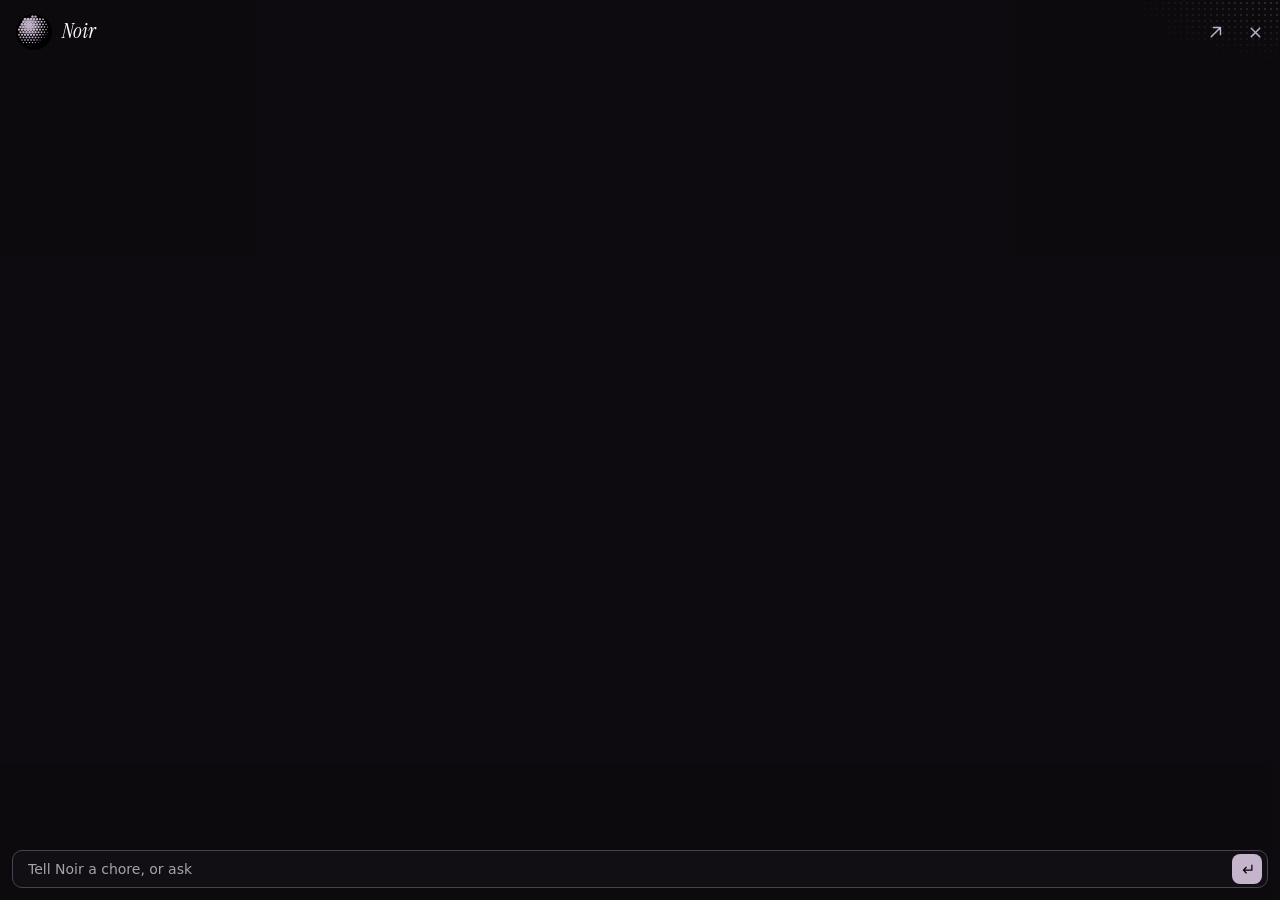
<file: concierge/ui/web/glass.html>
<!doctype html>
<html lang="en">
<head>
  <meta charset="utf-8">
  <meta name="viewport" content="width=device-width, initial-scale=1">
  <title>Noir</title>
  <link rel="stylesheet" href="glass.css">
</head>
<!-- The drawer, pulled out of the screen's right edge over the user's work. Above: any
     question waiting, then the chores the app takes care of and what it did, the way
     the Notes app lists things. Below: a line to tell it a chore or ask. Typing folds
     the list away and the conversation, the same one as the full window, takes its place. -->
<body>
  <section id="card">
    <header>
      <canvas id="mark" width="72" height="72" aria-hidden="true"></canvas>
      <div class="who">
        <div class="title">Noir</div>
        <div id="summary" class="summary"></div>
      </div>
      <button id="open" type="button" title="Open the full window" aria-label="Open the full window">
        <svg viewBox="0 0 24 24" aria-hidden="true"><path d="M9 5h10v10M19 5 6 18"/></svg>
      </button>
      <button id="hide" type="button" title="Put it back (Esc)" aria-label="Put the drawer back">
        <svg viewBox="0 0 24 24" aria-hidden="true"><path d="M6 6l12 12M18 6 6 18"/></svg>
      </button>
    </header>
    <div id="status"></div>
    <button id="back" type="button" hidden>‹ Chores</button>
    <main id="list" aria-label="Chores"></main>
    <main id="thread" aria-live="polite"></main>
    <form id="ask" autocomplete="off">
      <input id="text" placeholder="Tell Noir a chore, or ask" aria-label="Tell Noir a chore, or ask">
      <button id="send" type="submit" aria-label="Send" hidden>
        <svg viewBox="0 0 24 24" aria-hidden="true"><path d="M19 5v8H6M10 8.5 5.5 13l4.5 4.5"/></svg>
      </button>
    </form>
  </section>
  <script src="glass.js"></script>
</body>
</html>
</file>
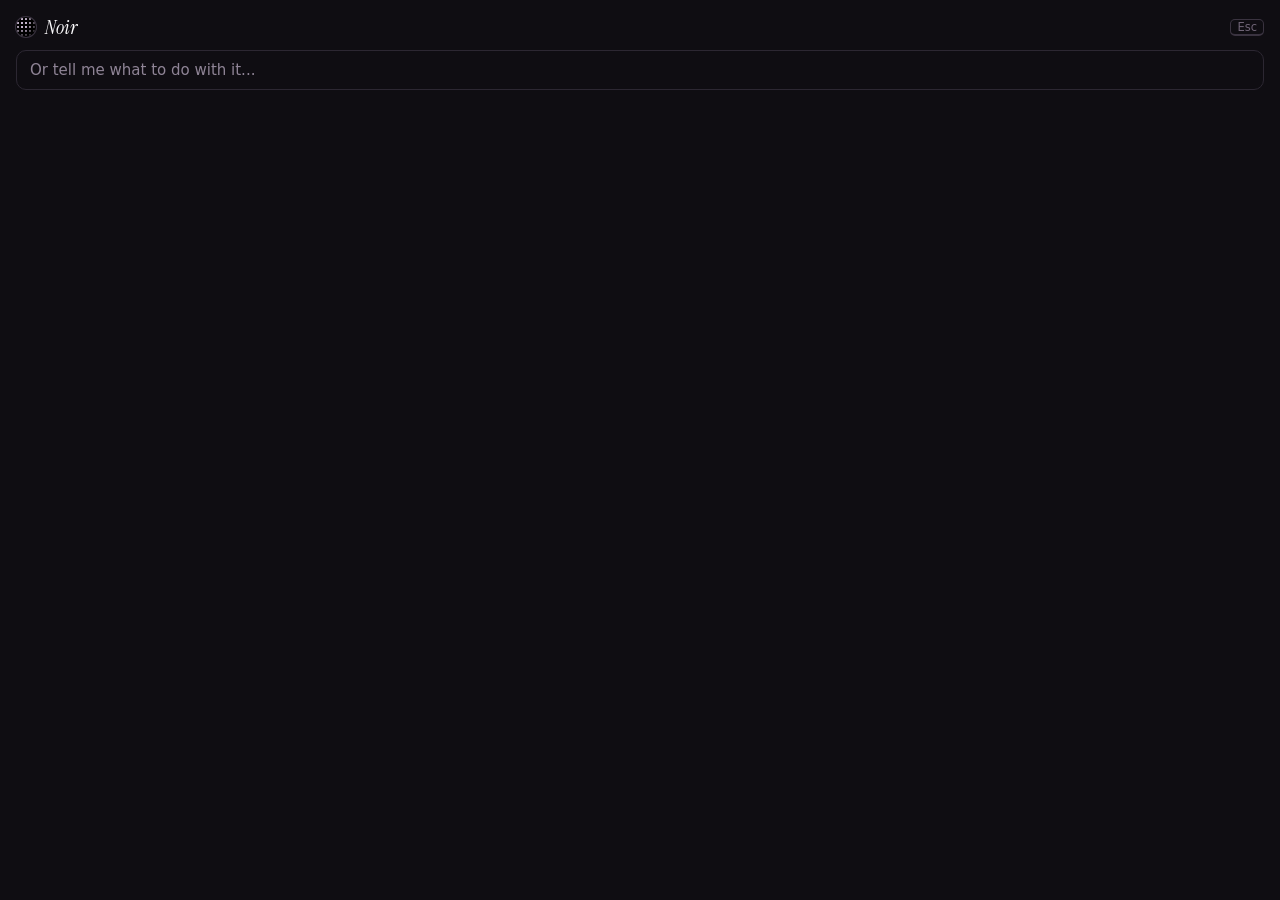
<file: concierge/ui/web/spot.html>
<!doctype html>
<html lang="en">
<head>
  <meta charset="utf-8">
  <title>Noir</title>
  <link rel="stylesheet" href="spot.css">
</head>
<!-- The Spot: a small card that opens where the user is working, when they tap
     Ctrl twice. spot.js draws it; Python reads the highlight, runs the job and
     puts the answer back (SpotBridge in window.py). -->
<body>
  <main id="card" class="card">
    <header class="top">
      <span class="mark" aria-hidden="true"></span>
      <span class="name">Noir</span>
      <span id="where" class="where"></span>
      <span class="key">Esc</span>
    </header>
    <p id="picked" class="picked" hidden></p>
    <div id="actions" class="actions"></div>
    <div id="answer" class="answer" hidden></div>
    <div id="after" class="after" hidden>
      <button id="primary" class="solid" type="button"></button>
      <button id="second" class="quiet" type="button"></button>
      <button id="third" class="quiet" type="button"></button>
      <span id="took" class="took"></span>
    </div>
    <form id="ask-form" class="ask">
      <input id="ask" autocomplete="off" placeholder="Or tell me what to do with it..." aria-label="Tell Noir what to do">
    </form>
  </main>
  <script src="spot.js"></script>
</body>
</html>
</file>
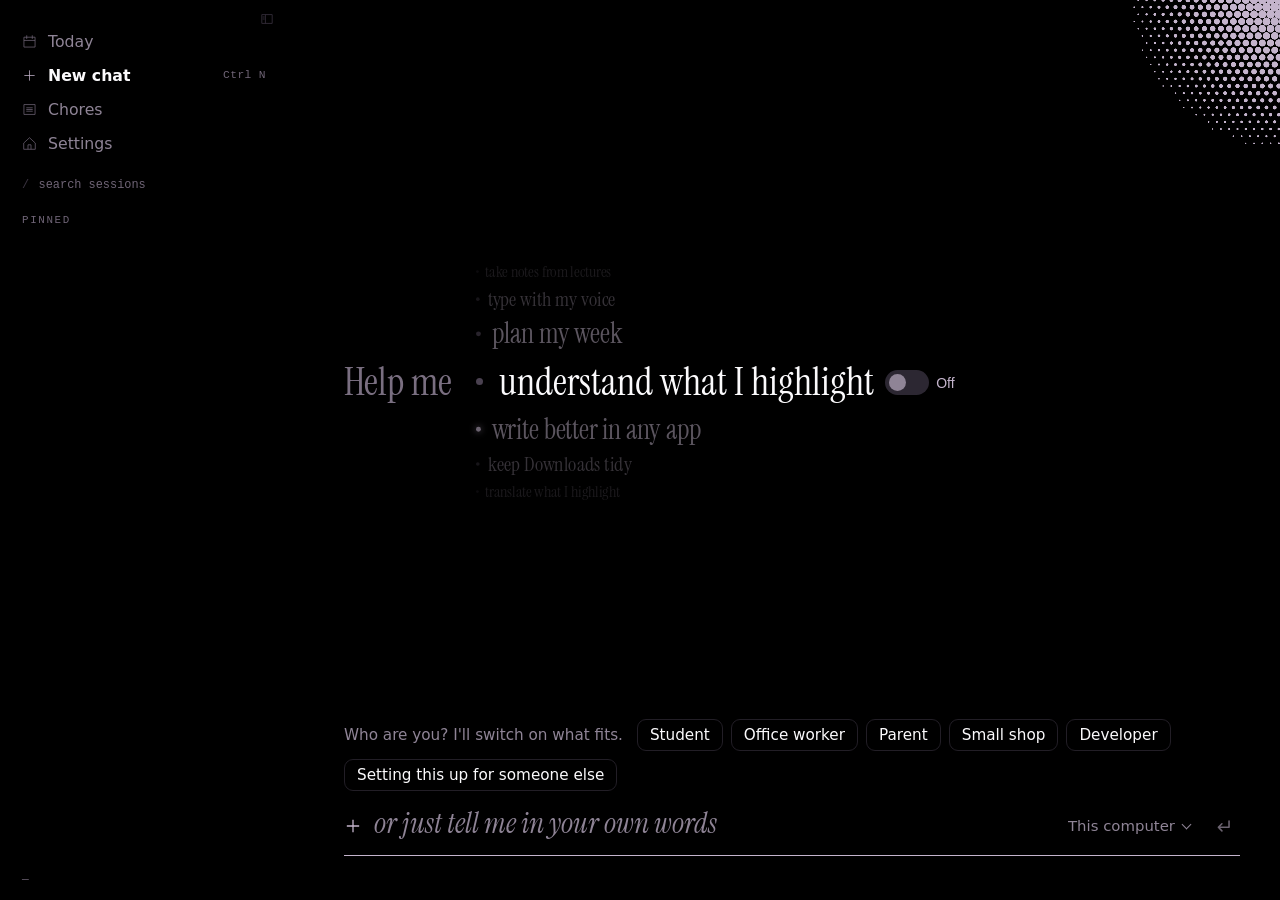
<file: concierge/ui/web/today.html>
<!doctype html>
<html lang="en">
<head>
  <meta charset="utf-8">
  <meta name="viewport" content="width=device-width, initial-scale=1">
  <title>Noir</title>
  <link rel="stylesheet" href="style.css">
  <!-- Maths and code in its answers, shipped with the app so it works offline. -->
  <link rel="stylesheet" href="vendor/katex/katex.min.css">
  <link rel="stylesheet" href="vendor/highlight/github-dark.min.css">
  <link rel="stylesheet" href="today.css">
  <script src="vendor/katex/katex.min.js"></script>
  <script src="vendor/highlight/highlight.min.js"></script>
</head>
<!-- The full window. It opens on "Help me": a rolling list of what the user can
     make an agent for, with one line to write on. Picking one turns this into a
     normal chat. The side list is a table of contents: the four places with small
     line icons, then the sessions, pinned first and the rest grouped by day. Its ids
     are the ones app.js draws into. -->
<body class="quiet" data-view="help">
  <nav class="side" aria-label="Main">
    <button id="side-toggle" class="side-toggle" type="button" data-icon="panel"
            aria-label="Open or close the side list" title="Open or close the side list"></button>
    <button class="side-item" type="button" data-view="today" data-icon="today" title="Today">
      <span class="side-word">Today</span><span id="today-count" class="count" hidden></span>
    </button>
    <button id="start" class="side-item start" type="button" data-icon="plus" title="New chat (Ctrl N)">
      <span class="side-word">New chat</span><kbd class="side-hint side-word">Ctrl N</kbd>
    </button>
    <button class="side-item" type="button" data-view="chores" data-icon="chores" title="Chores">
      <span class="side-word">Chores</span>
    </button>
    <button class="side-item" type="button" data-view="room" data-icon="room" title="Settings">
      <span class="side-word">Settings</span>
    </button>
    <button id="sessions-open" class="side-item only-rail" type="button" data-icon="chat" title="Sessions"></button>

    <div class="side-sessions">
      <label class="side-search">
        <span class="search-slash" aria-hidden="true">/</span>
        <input id="chat-search" type="search" placeholder="search sessions" aria-label="Search sessions">
      </label>
      <div id="pinned-label" class="side-label">Pinned</div>
      <ul id="pinned" class="chats"></ul>
      <div id="chats"></div>
    </div>

    <div class="side-foot">
      <div id="side-model" class="side-model side-word"></div>
    </div>
  </nav>

  <main class="stage">
    <canvas id="corner" width="1040" height="680" aria-hidden="true"></canvas>
    <button id="working" class="working" type="button" hidden></button>
    <!-- Settings: everything about the app, one tab each. Shown over those views only. -->
    <nav id="room-tabs" class="room-tabs" aria-label="Settings" hidden>
      <button type="button" data-room="about">About you</button>
      <button type="button" data-room="agents">Agents<span id="agents-on" class="count quiet-count" hidden></span></button>
      <button type="button" data-room="models">Models</button>
      <button type="button" data-room="reservations">Reservations<span id="bookings-count" class="count quiet-count" hidden></span></button>
      <button type="button" data-room="privacy">What I see</button>
      <button type="button" data-room="settings">General</button>
    </nav>

    <div class="views">
      <section id="view-setup" class="view welcome" aria-label="Setting up" hidden></section>
      <section id="view-welcome" class="view welcome" aria-label="Welcome" hidden></section>
      <section id="view-help" class="view help" aria-label="What should we make?">
        <div class="help-row">
          <div class="help-lead">Help me</div>
          <div id="wheel" class="wheel" role="listbox" aria-label="What Noir can do for you"></div>
          <aside id="demo" class="demo" aria-live="polite"></aside>
        </div>
        <div id="roles" class="roles"></div>
      </section>

      <section id="view-chat" class="view chat-view" aria-label="Chat with Noir" hidden>
        <button id="new-chat" type="button" hidden>New chat</button>
        <div id="messages" class="messages" aria-live="polite">
          <div id="empty" class="empty" hidden>Ask me anything. I'm on this computer, so it stays here.</div>
        </div>
        <div id="progress" class="progress" hidden>
          <span class="spinner" aria-hidden="true"></span>
          <span id="progress-text"></span>
        </div>
      </section>

      <section id="view-today" class="view" aria-label="Today" hidden></section>
      <section id="view-chores" class="view" aria-label="Chores" hidden></section>
      <section id="view-agents" class="view discover-page" aria-label="Agents" hidden></section>
      <section id="view-models" class="view discover-page" aria-label="Models" hidden></section>
      <section id="view-helper" class="view agent-page" aria-label="Agent" hidden></section>

      <section id="view-reservations" class="view" aria-label="Reservations" hidden>
        <h1>Reservations</h1>
        <p class="sub">Book an agent for later. It runs while Noir is open, even when it's minimized.</p>
        <form id="book" class="book">
          <label class="book-what">What
            <select id="book-what"></select>
          </label>
          <label id="book-text-row" class="book-text" hidden>What should it do?
            <input id="book-text" type="text" placeholder="Summarize today's notes" autocomplete="off">
          </label>
          <label>When
            <input id="book-when" type="datetime-local">
          </label>
          <label>Repeat
            <select id="book-repeat">
              <option value="once">Just once</option>
              <option value="daily">Every day</option>
              <option value="weekly">Every week</option>
            </select>
          </label>
          <button class="solid-button" type="submit">Reserve</button>
        </form>
        <p id="book-error" class="book-error" hidden></p>
        <h2>Booked</h2>
        <div id="book-list"></div>
      </section>

      <section id="view-privacy" class="view" aria-label="What I see" hidden></section>
      <section id="view-about" class="view" aria-label="About you" hidden></section>

      <section id="view-settings" class="view" aria-label="General" hidden>
        <h1>General</h1>
        <p id="privacy" class="sub">Everything stays on this computer.</p>
        <h2>Model</h2>
        <div id="model-line" class="plain">Checking your computer...</div>
        <div class="actions"><button id="manage-models" class="line-button" type="button">Models and keys</button>
          <button id="open-privacy" class="line-button" type="button">What I see</button></div>
        <h2>This computer</h2>
        <ul id="hardware" class="plain-list"></ul>
        <div class="actions"><button id="quit" class="line-button" type="button">Quit Noir</button></div>
        <p id="version" class="sub"></p>
      </section>
    </div>

    <form id="composer" class="composer">
      <div id="attached" class="attached" hidden></div>
      <textarea id="input" rows="1" placeholder="or just tell me in your own words" aria-label="Message Noir"></textarea>
      <div class="composer-tools">
        <button id="add" class="tool add" type="button" aria-label="Add files, folders or pictures"
                aria-expanded="false" title="Add files, folders or pictures" data-icon="plus"></button>
        <button id="model" class="tool model-pill" type="button" aria-expanded="false" title="Choose who answers">
          <span id="model-name">This computer</span>
        </button>
        <button id="usage" class="tool usage-pill" type="button" hidden aria-label="How much of your plan is used">
          <span class="usage-ring" aria-hidden="true"></span><span class="usage-words"></span>
        </button>
        <button id="think" class="think-toggle" type="button" aria-pressed="false"
                title="Shows the thinking before the answer. Takes about 10 seconds longer.">Think</button>
        <button id="send" type="submit" aria-label="Send" disabled>
          <svg viewBox="0 0 24 24" aria-hidden="true"><path d="M19 5v8H6M10 8.5 5.5 13l4.5 4.5"/></svg>
        </button>
      </div>
      <div id="add-menu" class="pop add-menu" hidden>
        <button type="button" data-add="files" data-icon="file">Files</button>
        <button type="button" data-add="folder" data-icon="folder">Folder</button>
        <button type="button" data-add="images" data-icon="picture">Pictures</button>
        <button type="button" data-add="screenshot" data-icon="screen">Screenshot</button>
      </div>
      <div id="model-menu" class="pop model-menu" hidden></div>
    </form>
  </main>

  <!-- today.js first, then the pages that draw from it; app.js last, because it may start drawing the moment it runs. -->
  <script src="today.js"></script>
  <script src="help.js"></script>
  <script src="about.js"></script>
  <script src="setup.js"></script>
  <script src="chores.js"></script>
  <script src="room.js"></script>
  <script src="discover.js"></script>
  <script src="models.js"></script>
  <script src="app.js"></script>
</body>
</html>
</file>
<file: concierge/ui/web/glass.css>
/* The drawer (glass.html): see-through, with Windows blurring the desktop behind it,
   so the page's dark is only a tint and everything on it must read over fog. */

@font-face {
  font-family: "Instrument Serif";
  src: url("fonts/InstrumentSerif-Italic.woff2") format("woff2");
  font-style: italic;
}

:root {
  --lilac: #c4b4cc;
  --white: #fbfafc;
  --mute: #a8a0ad;
  --faint: #8a8290;
  --line: rgba(255, 255, 255, 0.07);
  --panel: rgba(28, 25, 32, 0.9);
  --mono: "Cascadia Mono", "Cascadia Code", Consolas, "Courier New", monospace;
  color-scheme: dark;
  font-family: "Segoe UI Variable Text", "Segoe UI", "Malgun Gothic", system-ui, sans-serif;
  font-size: 14px;
}

* {
  box-sizing: border-box;
}

html,
body {
  height: 100%;
  margin: 0;
  overflow: hidden;
  background: rgba(13, 11, 15, 0.72);
  color: var(--white);
}

#card {
  display: flex;
  flex-direction: column;
  height: 100vh;
}

header {
  position: relative;
  display: flex;
  flex: none;
  align-items: center;
  gap: 10px;
  padding: 14px 10px 10px 16px;
}

/* A little of the app's print shading, behind the header. */
header::after {
  content: "";
  position: absolute;
  top: 0;
  right: 0;
  z-index: 0;
  width: 150px;
  height: 58px;
  background: radial-gradient(circle, #c4b4cc 0 1.1px, transparent 1.5px) 0 0 / 6px 6px;
  opacity: 0.2;
  -webkit-mask: radial-gradient(150px 62px at 100% 0, #000, #0000);
  pointer-events: none;
}

header > * {
  position: relative;
  z-index: 1;
}

#mark {
  flex: none;
  width: 36px;
  height: 36px;
  border-radius: 50%;
  background: #000;
}

.who {
  flex: 1;
  min-width: 0;
}

.title {
  font-family: "Instrument Serif", "Batang", serif;
  font-size: 21px;
  font-style: italic;
  line-height: 1.05;
}

.summary {
  margin-top: 1px;
  overflow: hidden;
  font-size: 12.5px;
  color: var(--mute);
  text-overflow: ellipsis;
  white-space: nowrap;
}

button {
  border: 0;
  background: none;
  color: var(--lilac);
  font: inherit;
  cursor: pointer;
}

button:hover {
  color: var(--white);
}

header button {
  display: grid;
  flex: none;
  place-items: center;
  width: 30px;
  height: 30px;
  border-radius: 8px;
}

header button:hover {
  background: var(--panel);
}

svg {
  width: 17px;
  height: 17px;
  fill: none;
  stroke: currentColor;
  stroke-width: 2;
  stroke-linecap: round;
  stroke-linejoin: round;
}

#status {
  flex: none;
  padding: 0 12px;
}

#back {
  flex: none;
  align-self: flex-start;
  margin: 0 8px 4px 10px;
  padding: 4px 8px;
  border-radius: 7px;
  font-size: 12.5px;
  font-weight: 600;
}

/* ----------------------------------------------------------- the list */

#list {
  flex: 1;
  min-height: 0;
  overflow-y: auto;
  padding: 2px 0 10px;
  scrollbar-color: #3a3340 transparent;
  scrollbar-width: thin;
  transition: opacity 0.28s ease, transform 0.28s ease;
}

/* Typing folds the list away: it fades and lifts, and the conversation has the room. */
body.talking #list {
  flex: none;
  height: 0;
  padding: 0;
  overflow: hidden;
  opacity: 0;
  transform: translateY(-10px);
  pointer-events: none;
}

.cap {
  padding: 14px 18px 5px;
  color: var(--faint);
  font-family: var(--mono);
  font-size: 11px;
  letter-spacing: 1px;
  text-transform: uppercase;
}

.chore,
.job {
  padding: 10px 18px 11px;
  border-bottom: 1px solid var(--line);
  animation: arrive 0.22s ease both;
}

.chore .name {
  display: flex;
  align-items: center;
  gap: 9px;
  font-size: 14.5px;
  font-weight: 600;
}

.chore .name i {
  flex: none;
  width: 8px;
  height: 8px;
  border-radius: 50%;
  background: var(--lilac);
  box-shadow: 0 0 8px var(--lilac);
}

.chore.off .name i {
  background: none;
  border: 1px solid var(--faint);
  box-shadow: none;
}

.chore.off .name {
  color: var(--mute);
}

.chore .how {
  margin-top: 3px;
  color: var(--mute);
  font-size: 12.5px;
  line-height: 1.4;
}

.chore .last,
.job .meta {
  display: flex;
  gap: 10px;
  align-items: baseline;
  margin-top: 3px;
  color: var(--mute);
  font-size: 12.5px;
}

.chore .last {
  color: var(--faint);
  font-family: var(--mono);
  font-size: 12px;
}

.job .what {
  font-size: 14px;
  font-weight: 500;
}

.job .meta .time {
  flex: none;
  color: var(--faint);
  font-family: var(--mono);
  font-size: 12px;
}

.job .meta .details {
  flex: 1;
  min-width: 0;
  overflow: hidden;
  text-overflow: ellipsis;
  white-space: nowrap;
}

.job .meta .undo {
  flex: none;
  margin-left: auto;
  font-size: 12.5px;
  font-weight: 600;
}

.nothing {
  padding: 18px;
  color: var(--faint);
  font-size: 13px;
  line-height: 1.5;
}

/* ---------------------------------------------------- the conversation */

#thread {
  position: relative;
  display: none;
  flex-direction: column;
  gap: 9px;
  padding: 2px 12px 10px;
  overflow-y: auto;
  scrollbar-color: #3a3340 transparent;
  scrollbar-width: thin;
}

body.talking #thread {
  display: flex;
  flex: 1;
  min-height: 0;
}

/* A short conversation sits down by the box, the way a chat does. */
#thread > :first-child {
  margin-top: auto;
}

.talk,
.note {
  flex: none;
  animation: arrive 0.22s ease both;
}

.you {
  align-self: flex-end;
  max-width: 84%;
  padding: 7px 12px;
  border-radius: 13px 13px 4px;
  background: var(--lilac);
  color: #000;
  line-height: 1.38;
  overflow-wrap: anywhere;
}

.reply {
  align-self: flex-start;
  max-width: 96%;
  line-height: 1.45;
  overflow-wrap: anywhere;
  white-space: pre-wrap;
}

.reply.problem {
  color: #f4b0a8;
}

.streaming::after {
  content: "";
  display: inline-block;
  width: 7px;
  height: 7px;
  margin-left: 5px;
  border-radius: 50%;
  background: var(--lilac);
  animation: breathe 1s ease-in-out infinite;
}

.from {
  font-size: 12px;
  font-weight: 600;
  color: var(--lilac);
}

.strong {
  font-weight: 600;
}

/* An agent card in the conversation: the same lines as the full window's card. */
.card-label {
  margin-top: 8px;
  font-family: var(--mono);
  font-size: 11px;
  letter-spacing: 0.06em;
  text-transform: uppercase;
  color: var(--faint);
}

.card-list {
  margin: 2px 0 0;
  padding-left: 17px;
  color: var(--mute);
}

.card-list li {
  margin: 1px 0;
}

.card-value {
  margin-top: 2px;
  color: var(--mute);
}

.typing {
  display: flex;
  align-items: center;
  gap: 9px;
  min-height: 24px;
  font-size: 12.5px;
  color: var(--mute);
}

.dots {
  display: inline-flex;
  flex: none;
  gap: 4px;
}

.dots i {
  width: 6px;
  height: 6px;
  border-radius: 50%;
  background: var(--lilac);
  animation: breathe 1.1s ease-in-out infinite;
}

.dots i:nth-child(2) {
  animation-delay: 0.16s;
}

.dots i:nth-child(3) {
  animation-delay: 0.32s;
}

.choices {
  display: flex;
  flex-wrap: wrap;
  gap: 6px;
  margin-top: 8px;
  white-space: normal;
}

.choice {
  padding: 5px 11px;
  border: 1px solid #514857;
  border-radius: 8px;
  color: var(--white);
  font-size: 13px;
  font-weight: 500;
}

.choice:hover:not(:disabled) {
  border-color: var(--lilac);
}

.choice:disabled {
  opacity: 0.45;
  cursor: default;
}

.note {
  display: flex;
  align-items: baseline;
  gap: 8px;
  font-size: 12.5px;
  color: var(--mute);
}

.note .text {
  flex: 1;
  min-width: 0;
}

.note time {
  flex: none;
  font-size: 11.5px;
}

.note button {
  flex: none;
  font-size: 12.5px;
  font-weight: 600;
}

/* What it needs answered comes first, and stands out. */
.question {
  display: flex;
  align-items: center;
  gap: 6px;
  margin-bottom: 8px;
  padding: 9px 9px 9px 13px;
  border-radius: 11px;
  background: var(--lilac);
  color: #000;
  font-weight: 600;
  animation: arrive 0.28s ease both;
}

.question span {
  margin-right: auto;
}

.question button {
  padding: 5px 12px;
  border-radius: 8px;
  color: #000;
  font-size: 13px;
  font-weight: 600;
}

.question .yes {
  background: #000;
  color: var(--white);
}

.question .yes:hover {
  background: #2a2530;
}

.question .no:hover {
  color: #3a3340;
}

.block {
  margin-bottom: 8px;
  padding: 10px 12px;
  border-radius: 11px;
  background: var(--panel);
  animation: arrive 0.28s ease both;
}

.block .what {
  font-weight: 500;
}

.dots-track {
  margin-top: 7px;
  background: radial-gradient(circle, #443c4a 0 1.1px, transparent 1.6px) 0 0 / 8px 8px;
}

.working-dots {
  height: 8px;
  background: radial-gradient(circle, #fbfafc 0 1.9px, transparent 2.4px) 0 0 / 8px 8px;
  -webkit-mask: linear-gradient(90deg, #0000 0 30%, #000 50%, #0000 70%) 0 0 / 220% 100%;
  animation: moving 2.2s linear infinite;
}

#ask {
  display: flex;
  flex: none;
  align-items: center;
  gap: 6px;
  margin: 6px 12px 12px;
  padding: 3px 5px 3px 13px;
  border: 1px solid #4a4250;
  border-radius: 10px;
  background: rgba(18, 16, 20, 0.92);
}

#ask:focus-within {
  border-color: var(--lilac);
}

#text {
  flex: 1;
  min-width: 0;
  height: 30px;
  border: 0;
  outline: 0;
  background: none;
  color: var(--white);
  font: inherit;
}

#text::placeholder {
  color: var(--mute);
}

#send {
  display: grid;
  flex: none;
  place-items: center;
  width: 30px;
  height: 30px;
  border-radius: 8px;
  background: var(--lilac);
  color: #000;
}

#send svg {
  width: 15px;
  height: 15px;
}

@keyframes arrive {
  from {
    opacity: 0;
    transform: translateY(4px);
  }

  to {
    opacity: 1;
    transform: none;
  }
}

@keyframes breathe {
  0%,
  100% {
    opacity: 0.3;
  }

  50% {
    opacity: 1;
  }
}

@keyframes moving {
  from {
    -webkit-mask-position: 120% 0;
  }

  to {
    -webkit-mask-position: -20% 0;
  }
}
</file>
<file: concierge/ui/web/spot.css>
/* The Spot (spot.html): the same black, lilac and print dots as the rest of it. */

@font-face {
  font-family: "Instrument Serif";
  src: url("fonts/InstrumentSerif-Italic.woff2") format("woff2");
  font-style: italic;
}

:root {
  --text: #fbfafc;
  --muted: #8f8496;
  --faint: #6f6476;
  --accent: #c4b4cc;
  --line: #2c2732;
  color-scheme: dark;
  font-family: "Segoe UI Variable Text", "Segoe UI", "Malgun Gothic", system-ui, sans-serif;
  font-size: 15px;
}

* {
  box-sizing: border-box;
}

html,
body {
  margin: 0;
  overflow: hidden;
  background: #0f0d12;
  color: var(--text);
}

[hidden] {
  display: none !important;
}

button {
  font: inherit;
  cursor: pointer;
}

.card {
  padding: 14px 16px 14px;
}

.top {
  display: flex;
  align-items: center;
  gap: 9px;
  margin-bottom: 10px;
}

.mark {
  width: 20px;
  height: 20px;
  border-radius: 50%;
  background:
    radial-gradient(circle at 36% 32%, transparent 0 22%, rgba(0, 0, 0, 0.9) 78%),
    radial-gradient(circle, #c4b4cc 0 1px, transparent 1.3px) 0 0 / 4px 4px,
    #000;
  box-shadow: 0 0 0 1px #3a3340;
}

.name {
  font-family: "Instrument Serif", serif;
  font-size: 20px;
  font-style: italic;
}

.where {
  flex: 1;
  min-width: 0;
  overflow: hidden;
  color: var(--faint);
  font-size: 12.5px;
  text-overflow: ellipsis;
  white-space: nowrap;
}

.key {
  padding: 0 6px;
  border: 1px solid #3a3340;
  border-bottom-width: 2px;
  border-radius: 5px;
  color: var(--faint);
  font-size: 11.5px;
}

.picked {
  display: -webkit-box;
  margin: 0 0 10px;
  overflow: hidden;
  color: var(--muted);
  font-size: 13.5px;
  line-height: 1.45;
  -webkit-box-orient: vertical;
  -webkit-line-clamp: 2;
}

.actions {
  display: flex;
  flex-wrap: wrap;
  gap: 7px;
  margin-bottom: 12px;
}

.actions:empty {
  display: none;
}

.chip {
  height: 32px;
  padding: 0 12px;
  border: 1px solid var(--line);
  border-radius: 9px;
  background: none;
  color: var(--text);
  font-size: 14px;
  font-weight: 500;
}

.chip:hover,
.chip:focus-visible {
  border-color: var(--accent);
  outline: none;
}

.chip.now {
  border-color: var(--accent);
  background: var(--accent);
  color: #000;
}

.chip:disabled {
  cursor: default;
  opacity: 0.55;
}

.chip.now:disabled {
  opacity: 1;
}

.answer {
  max-height: 260px;
  margin-bottom: 10px;
  padding: 12px 14px;
  overflow-y: auto;
  border-radius: 10px;
  background: #18151c;
  font-size: 15px;
  line-height: 1.55;
  white-space: pre-wrap;
  scrollbar-color: #3a3340 transparent;
  scrollbar-width: thin;
}

.answer.working {
  color: var(--muted);
}

.answer.failed {
  color: #f4b0a8;
}

.after {
  display: flex;
  align-items: center;
  gap: 16px;
  margin-bottom: 12px;
}

.solid {
  height: 34px;
  padding: 0 15px;
  border: 0;
  border-radius: 9px;
  background: var(--accent);
  color: #000;
  font-weight: 600;
}

.solid:focus-visible {
  outline: 2px solid #fbfafc;
  outline-offset: 1px;
}

.quiet {
  padding: 0;
  border: 0;
  background: none;
  color: var(--accent);
  font-weight: 500;
}

.quiet:hover {
  color: var(--text);
}

.took {
  margin-left: auto;
  color: var(--faint);
  font-size: 12.5px;
}

.ask input {
  width: 100%;
  height: 40px;
  padding: 0 13px;
  border: 1px solid var(--line);
  border-radius: 10px;
  outline: none;
  background: none;
  color: var(--text);
  font: inherit;
}

.ask input:focus {
  border-color: #4a4150;
}

.ask input::placeholder {
  color: var(--muted);
}
</file>
<file: concierge/ui/web/style.css>
:root {
  --bg: #f7f7f5;
  --panel: #ffffff;
  --sidebar: #efeee9;
  --text: #1f1f1d;
  --muted: #6b6a65;
  --border: #e0ded7;
  --accent: #6b57d1;
  --accent-hover: #5a47bd;
  --accent-text: #ffffff;
  --accent-soft: #ece8fb;
  --error-bg: #fdecea;
  --error-text: #9f2a20;
  --note-bg: #fff4d6;
  --note-text: #6f5200;
  --shadow: 0 1px 2px rgba(0, 0, 0, 0.06);
  color-scheme: light;
  font-family: "Segoe UI", system-ui, -apple-system, sans-serif;
  font-size: 15px;
}

/* Follows the Windows light or dark setting. */
@media (prefers-color-scheme: dark) {
  :root {
    --bg: #1c1c1e;
    --panel: #2a2a2d;
    --sidebar: #161618;
    --text: #ececea;
    --muted: #a09f9a;
    --border: #3a3a3e;
    --accent: #8f7ff0;
    --accent-hover: #a194f4;
    --accent-text: #15121f;
    --accent-soft: #2f2a47;
    --error-bg: #3d2220;
    --error-text: #f2b3ab;
    --note-bg: #3a3220;
    --note-text: #f0d48c;
    --shadow: none;
    color-scheme: dark;
  }
}

* {
  box-sizing: border-box;
}

html,
body {
  height: 100%;
  margin: 0;
}

body {
  display: grid;
  grid-template-columns: 240px 1fr;
  /* One row exactly as tall as the window, so the messages scroll inside it. */
  grid-template-rows: minmax(0, 1fr);
  background: var(--bg);
  color: var(--text);
  overflow: hidden;
}

button {
  font: inherit;
  cursor: pointer;
}

button:disabled {
  cursor: default;
  opacity: 0.5;
}

/* ------------------------------------------------------------ sidebar */

.sidebar {
  display: flex;
  flex-direction: column;
  gap: 8px;
  padding: 20px 14px;
  background: var(--sidebar);
  border-right: 1px solid var(--border);
  min-height: 0;
}

.brand {
  display: flex;
  align-items: center;
  gap: 10px;
  padding: 0 6px 12px;
}

.avatar {
  display: grid;
  place-items: center;
  width: 36px;
  height: 36px;
  border-radius: 50%;
  background: var(--accent);
  color: var(--accent-text);
  font-weight: 600;
}

.brand-name {
  font-weight: 600;
}

.brand-sub {
  color: var(--muted);
  font-size: 12px;
}

.sidebar-button {
  padding: 9px 12px;
  border: 1px solid var(--border);
  border-radius: 8px;
  background: var(--panel);
  color: var(--text);
  text-align: left;
  box-shadow: var(--shadow);
}

.sidebar-button:hover:not(:disabled) {
  border-color: var(--accent);
}

.sidebar-heading {
  margin: 16px 6px 2px;
  color: var(--muted);
  font-size: 12px;
  font-weight: 600;
  text-transform: uppercase;
  letter-spacing: 0.04em;
}

.chats,
.agents {
  margin: 0;
  padding: 0;
  list-style: none;
  overflow-y: auto;
}

/* Chats take the free space; agents keep a share of it below. */
.chats {
  flex: 1;
  min-height: 60px;
}

.agents {
  flex: 0 1 auto;
  max-height: 32%;
}

.chats li,
.agents li {
  display: flex;
  align-items: center;
  gap: 2px;
  border-radius: 6px;
}

.chats li.muted,
.agents li.muted {
  padding: 7px 6px;
}

.item-main {
  flex: 1;
  min-width: 0;
  padding: 7px 6px;
  border: 0;
  border-radius: 6px;
  background: none;
  color: var(--text);
  font: inherit;
  text-align: left;
  overflow: hidden;
  text-overflow: ellipsis;
  white-space: nowrap;
}

.item-main:hover:not(:disabled) {
  background: var(--accent-soft);
}

.chats li.current .item-main {
  background: var(--accent-soft);
  font-weight: 600;
}

.agent .item-main::before {
  content: "●";
  margin-right: 8px;
  color: var(--accent);
  font-size: 9px;
  vertical-align: middle;
}

/* On/off pill for agents that work outside the chat while switched on. */
.item-main:has(.switch) {
  display: flex;
  align-items: center;
  gap: 8px;
}

.item-name {
  flex: 1;
  min-width: 0;
  overflow: hidden;
  text-overflow: ellipsis;
}

.switch {
  flex: none;
  padding: 0 8px;
  border-radius: 999px;
  font-size: 11px;
  font-weight: 600;
  line-height: 18px;
}

.switch.on {
  background: var(--accent);
  color: var(--accent-text);
}

.switch.off {
  border: 1px solid var(--border);
  color: var(--muted);
}

/* Shown on hover so the lists stay calm; always reachable by keyboard. */
.item-delete {
  flex: none;
  padding: 4px 8px;
  border: 0;
  border-radius: 6px;
  background: none;
  color: var(--muted);
  font: inherit;
  font-size: 13px;
  opacity: 0;
}

li:hover .item-delete,
.item-delete:focus-visible,
.item-delete.confirm {
  opacity: 1;
}

.item-delete:hover:not(:disabled),
.item-delete.confirm {
  color: var(--error-text);
  background: var(--error-bg);
}

.muted {
  color: var(--muted);
}

.sidebar-link {
  padding: 8px 6px;
  border: 0;
  background: none;
  color: var(--muted);
  text-align: left;
}

.sidebar-link:hover {
  color: var(--text);
}

/* --------------------------------------------------------------- chat */

.chat {
  display: flex;
  flex-direction: column;
  min-width: 0;
  min-height: 0;
}

.chat-header {
  padding: 16px 24px 12px;
  border-bottom: 1px solid var(--border);
}

.chat-title {
  font-weight: 600;
}

.chat-sub {
  color: var(--muted);
  font-size: 13px;
}

.note {
  margin-top: 8px;
  padding: 6px 10px;
  border-radius: 6px;
  background: var(--note-bg);
  color: var(--note-text);
  font-size: 13px;
}

.messages {
  flex: 1;
  display: flex;
  flex-direction: column;
  gap: 10px;
  padding: 20px 24px;
  overflow-y: auto;
}

.empty {
  margin: auto;
  color: var(--muted);
  text-align: center;
}

.empty-title {
  margin-bottom: 4px;
  color: var(--text);
  font-size: 18px;
  font-weight: 600;
}

.row {
  display: flex;
  flex-direction: column;
  max-width: 78%;
}

.row.user {
  align-self: flex-end;
  align-items: flex-end;
}

.row.noir,
.row.error {
  align-self: flex-start;
  align-items: flex-start;
}

.bubble {
  padding: 9px 13px;
  border-radius: 14px;
  line-height: 1.45;
  white-space: pre-wrap;
  overflow-wrap: anywhere;
}

.bubble.user {
  border-bottom-right-radius: 4px;
  background: var(--accent);
  color: var(--accent-text);
}

.bubble.noir {
  border: 1px solid var(--border);
  border-bottom-left-radius: 4px;
  background: var(--panel);
  box-shadow: var(--shadow);
}

.bubble.error {
  border-bottom-left-radius: 4px;
  background: var(--error-bg);
  color: var(--error-text);
}

/* The "..." Noir shows while it starts its reply. */
.typing {
  display: flex;
  gap: 4px;
  padding: 13px 14px;
}

.typing span {
  width: 6px;
  height: 6px;
  border-radius: 50%;
  background: var(--muted);
  animation: blink 1.2s infinite ease-in-out;
}

.typing span:nth-child(2) {
  animation-delay: 0.2s;
}

.typing span:nth-child(3) {
  animation-delay: 0.4s;
}

@keyframes blink {
  0%, 80%, 100% {
    opacity: 0.25;
  }
  40% {
    opacity: 1;
  }
}

.choices {
  display: flex;
  flex-wrap: wrap;
  gap: 6px;
  margin-top: 8px;
}

.choice {
  padding: 6px 12px;
  border: 1px solid var(--accent);
  border-radius: 999px;
  background: var(--panel);
  color: var(--accent);
}

.choice:hover:not(:disabled) {
  background: var(--accent-soft);
}

.choice.picked {
  background: var(--accent);
  color: var(--accent-text);
  opacity: 1;
}

/* An agent Noir proposes, before the user creates it. */
.card {
  min-width: 300px;
  padding: 14px 16px;
  border: 1px solid var(--border);
  border-radius: 12px;
  background: var(--panel);
  box-shadow: var(--shadow);
}

.card-name {
  font-size: 16px;
  font-weight: 600;
}

.card-kind {
  margin-bottom: 6px;
  color: var(--muted);
  font-size: 13px;
}

.card-label {
  margin-top: 10px;
  color: var(--muted);
  font-size: 12px;
  font-weight: 600;
  text-transform: uppercase;
  letter-spacing: 0.04em;
}

.card-list {
  margin: 2px 0 0;
  padding-left: 18px;
}

.card-value {
  margin-top: 2px;
}

/* Noir's answer to "could you make a helper that...?". */
.idea-steps {
  display: grid;
  gap: 6px;
  margin: 6px 0 0;
  padding: 0;
  list-style: none;
}

.idea-step {
  display: flex;
  align-items: baseline;
  gap: 8px;
}

.idea-status {
  flex: none;
  min-width: 92px;
  padding: 1px 8px;
  border-radius: 999px;
  font-size: 12px;
  text-align: center;
}

.idea-status.ready {
  background: var(--accent-soft);
  color: var(--accent);
}

.idea-status.not_built {
  background: var(--note-bg);
  color: var(--note-text);
}

.idea-status.not_possible {
  background: var(--error-bg);
  color: var(--error-text);
}

.idea-status.unclear {
  border: 1px solid var(--border);
  color: var(--muted);
}

.idea-note {
  display: block;
  color: var(--muted);
  font-size: 12px;
}

.idea-verdict {
  margin-top: 10px;
  font-weight: 600;
}

/* An agent's answer, with where it found it underneath. */
.result {
  padding: 12px 14px;
  border-left: 3px solid var(--accent);
  border-radius: 6px;
  background: var(--accent-soft);
}

.result-agent {
  margin-bottom: 4px;
  color: var(--accent);
  font-size: 12px;
  font-weight: 600;
}

.result-text {
  line-height: 1.45;
  white-space: pre-wrap;
}

.sources {
  margin: 8px 0 0;
  padding-left: 18px;
  color: var(--muted);
  font-size: 12px;
}

/* ------------------------------------------------------------ bottom */

.progress {
  display: flex;
  align-items: center;
  gap: 8px;
  padding: 0 24px 8px;
  color: var(--muted);
  font-size: 13px;
}

.progress[hidden] {
  display: none;
}

.spinner {
  width: 12px;
  height: 12px;
  border: 2px solid var(--border);
  border-top-color: var(--accent);
  border-radius: 50%;
  animation: spin 0.8s linear infinite;
}

@keyframes spin {
  to {
    transform: rotate(360deg);
  }
}

.composer {
  display: flex;
  gap: 8px;
  margin: 0 24px;
  padding: 8px;
  border: 1px solid var(--border);
  border-radius: 12px;
  background: var(--panel);
  box-shadow: var(--shadow);
}

.composer:focus-within {
  border-color: var(--accent);
}

.composer textarea {
  flex: 1;
  padding: 6px 8px;
  border: 0;
  outline: none;
  background: none;
  color: var(--text);
  font: inherit;
  line-height: 1.4;
  resize: none;
}

.composer button {
  align-self: flex-end;
  padding: 7px 16px;
  border: 0;
  border-radius: 8px;
  background: var(--accent);
  color: var(--accent-text);
  font-weight: 600;
}

.composer button:hover:not(:disabled) {
  background: var(--accent-hover);
}

/* The Think button: a quiet toggle next to Send. */
.composer button.think-toggle {
  border: 1px solid var(--border);
  background: none;
  color: var(--muted);
  font-weight: 500;
}

.composer button.think-toggle:hover:not(:disabled) {
  background: var(--accent-soft);
}

.composer button.think-toggle.on {
  border-color: var(--accent);
  background: var(--accent-soft);
  color: var(--accent);
}

/* Noir's thinking: faded, italic "fog" above its answer. */
.thinking {
  max-width: 640px;
  color: var(--muted);
  font-size: 13px;
}

.thinking-header {
  padding: 2px 0;
  border: 0;
  background: none;
  color: var(--muted);
  font: inherit;
  font-style: italic;
  cursor: pointer;
}

.thinking-header::before {
  content: "▸ ";
}

.thinking.open .thinking-header::before {
  content: "▾ ";
}

.thinking.live .thinking-header::after {
  content: "...";
  animation: thinking-dots 1.2s steps(4) infinite;
  display: inline-block;
  overflow: hidden;
  vertical-align: bottom;
  width: 0;
}

@keyframes thinking-dots {
  to {
    width: 1.2em;
  }
}

.thinking-body {
  display: none;
  margin-top: 4px;
  padding-left: 10px;
  border-left: 2px solid var(--border);
  font-style: italic;
  line-height: 1.5;
  white-space: pre-wrap;
  max-height: 22em;
  overflow-y: auto;
}

.thinking.open .thinking-body {
  display: block;
}

/* While it streams, older lines fade into fog at the top. */
.thinking.live .thinking-body {
  max-height: 9em;
  scrollbar-width: none;
  -webkit-mask-image: linear-gradient(to bottom, transparent 0, black 3em);
  mask-image: linear-gradient(to bottom, transparent 0, black 3em);
}

.thinking-step::before {
  content: "· ";
}

.hint {
  margin: 6px 24px 14px;
  color: var(--muted);
  font-size: 12px;
}

/* ------------------------------------------------------------- about */

.about {
  width: min(520px, 90vw);
  padding: 20px 24px;
  border: 1px solid var(--border);
  border-radius: 12px;
  background: var(--panel);
  color: var(--text);
}

.about::backdrop {
  background: rgba(0, 0, 0, 0.35);
}

.about h2 {
  margin: 0 0 10px;
  font-size: 17px;
}

.about ul {
  margin: 0 0 14px;
  padding-left: 18px;
  line-height: 1.6;
}

.about dl {
  display: grid;
  grid-template-columns: max-content 1fr;
  gap: 4px 14px;
  margin: 0 0 16px;
}

.about dt {
  color: var(--muted);
}

.about dd {
  margin: 0;
}

.about form {
  text-align: right;
}

.about button {
  padding: 7px 16px;
  border: 0;
  border-radius: 8px;
  background: var(--accent);
  color: var(--accent-text);
}

/* ------------------------------------------------------------- panel */

/* The compact chat that opens from the bubble (panel.html): a tall,
   phone-shaped window. Windows 11 rounds its corners and adds the shadow
   (see _shape in window.py), so the page just fills it. */
body.panel {
  display: block;
}

.panel-shell {
  position: absolute;
  inset: 0;
  display: flex;
  flex-direction: column;
  overflow: hidden;
  background: var(--bg);
}

.panel-header {
  display: flex;
  align-items: center;
  gap: 10px;
  padding: 10px 8px 10px 12px;
  border-bottom: 1px solid var(--border);
  background: var(--panel);
}

.panel .avatar {
  flex: none;
  width: 34px;
  height: 34px;
  font-size: 12px;
}

.panel-title {
  flex: 1;
  min-width: 0;
}

.panel-title .chat-sub {
  overflow: hidden;
  font-size: 12px;
  text-overflow: ellipsis;
  white-space: nowrap;
}

.icon-button {
  display: grid;
  flex: none;
  place-items: center;
  width: 30px;
  height: 30px;
  padding: 0;
  border: 0;
  border-radius: 8px;
  background: none;
  color: var(--muted);
}

.icon-button:hover:not(:disabled) {
  background: var(--accent-soft);
  color: var(--text);
}

.icon-button svg {
  width: 16px;
  height: 16px;
  fill: none;
  stroke: currentColor;
  stroke-width: 1.6;
  stroke-linecap: round;
  stroke-linejoin: round;
}

.panel .messages {
  gap: 8px;
  padding: 14px 12px;
}

.panel .row {
  max-width: 86%;
}

.panel .card {
  min-width: 0;
}

.panel .progress {
  padding: 0 14px 6px;
}

.panel .composer {
  margin: 0 10px 10px;
}
</file>
<file: concierge/ui/web/today.css>
/* The full window (today.html). style.css still draws the chat, and this file
   sets the app's black, lilac and white over its variables, so the chat matches. */

@font-face {
  font-family: "Instrument Serif";
  src: url("fonts/InstrumentSerif-Regular.woff2") format("woff2");
  font-style: normal;
}

@font-face {
  font-family: "Instrument Serif";
  src: url("fonts/InstrumentSerif-Italic.woff2") format("woff2");
  font-style: italic;
}

:root {
  --bg: #000000;
  --panel: #121014;
  --sidebar: #000000;
  --side: 288px;
  --column: 820px; /* how wide the chat gets, so the two sides of it stay close */
  --page: 900px;
  --raised: #1c1920;
  --text: #fbfafc;
  --muted: #8f8496;
  --faint: #6f6476;
  --border: #221e26;
  --accent: #c4b4cc;
  --accent-hover: #d6c9dd;
  --accent-text: #000000;
  --accent-soft: #1c1920;
  --error-bg: #2a1518;
  --error-text: #f4b0a8;
  --note-bg: #1c1920;
  --note-text: #c4b4cc;
  --shadow: none;
  --serif: "Instrument Serif", "Batang", "Malgun Gothic", serif;
  --mono: "Cascadia Mono", "Cascadia Code", Consolas, "Courier New", monospace;
  color-scheme: dark;
  font-family: "Segoe UI Variable Text", "Segoe UI", "Malgun Gothic", system-ui, sans-serif, "Segoe UI Emoji";
  font-size: clamp(16px, 14px + 0.2vw, 17.5px);
}

[hidden] {
  display: none !important;
}

body.quiet {
  display: grid;
  grid-template-columns: var(--side) minmax(0, 1fr);
  height: 100vh;
  margin: 0;
  overflow: hidden;
  background: var(--bg);
  color: var(--text);
}

h1,
h2,
p {
  margin: 0;
}

button {
  font: inherit;
}

button:focus-visible {
  outline: 1px solid var(--accent);
  outline-offset: 1px;
}

/* The default scrollbars are bright on Windows. */
.view,
.messages,
.pop {
  scrollbar-color: #3a3340 transparent;
  scrollbar-width: thin;
}

.icon {
  flex: none;
  width: 18px;
  height: 18px;
  fill: none;
  stroke: currentColor;
  stroke-width: 8;
  stroke-linecap: butt;
  stroke-linejoin: miter;
}

/* The side list: a table of contents. The four places with small line icons, then
   the sessions, pinned first and the rest grouped by day, each with dotted leaders
   out to its time. Labels and times are in a mono face. */

.side {
  position: relative;
  display: flex;
  flex-direction: column;
  min-height: 0;
  padding: 24px 12px 12px;
  background: var(--sidebar);
}

.side-toggle {
  position: absolute;
  top: 6px;
  right: 8px;
  display: grid;
  place-items: center;
  width: 26px;
  height: 26px;
  padding: 0;
  border: 0;
  background: none;
  color: #3a3340;
  cursor: pointer;
}

.side-toggle:hover {
  color: var(--text);
}

.side-toggle .icon {
  width: 14px;
  height: 14px;
}

.side-item {
  display: flex;
  flex: none;
  align-items: center;
  gap: 11px;
  position: relative;
  width: 100%;
  min-height: 34px;
  padding: 0 10px;
  border: 0;
  background: none;
  color: var(--muted);
  font-size: 0.95rem;
  text-align: left;
  cursor: pointer;
}

.side-item .icon {
  width: 15px;
  height: 15px;
  color: var(--faint);
  stroke-width: 7;
}

.side-item:hover {
  color: var(--text);
}

.side-item.now {
  color: var(--text);
}

.side-item.now .icon {
  color: var(--accent);
}

.side-item.start {
  color: var(--text);
  font-weight: 600;
}

.side-item.start .icon {
  color: var(--accent);
}

.side-hint {
  margin-left: auto;
  font-family: var(--mono);
  font-size: 0.68rem;
  font-weight: 400;
  letter-spacing: 0.4px;
  color: var(--faint);
}

.only-rail {
  display: none;
}

.count {
  margin-left: auto;
  padding: 0;
  border-radius: 0;
  background: none;
  color: var(--accent);
  font-family: var(--mono);
  font-size: 0.7rem;
  font-weight: 400;
  line-height: 1;
}

.quiet-count {
  color: var(--faint);
}

.side-label {
  flex: none;
  margin: 14px 10px 4px;
  font-family: var(--mono);
  font-size: 0.66rem;
  letter-spacing: 1.6px;
  color: var(--faint);
  text-transform: uppercase;
}

.side-sessions {
  display: flex;
  flex: 1;
  flex-direction: column;
  min-height: 0;
  margin-top: 10px;
  overflow-y: auto;
  scrollbar-color: #3a3340 transparent;
  scrollbar-width: thin;
}

.side-search {
  display: flex;
  flex: none;
  align-items: center;
  gap: 7px;
  height: 30px;
  padding: 0 10px;
  color: var(--faint);
  font-family: var(--mono);
  font-size: 0.72rem;
  letter-spacing: 0.4px;
}

.search-slash {
  color: #3a3340;
}

.side-search:focus-within .search-slash {
  color: var(--accent);
}

.side-search input {
  flex: 1;
  min-width: 0;
  border: 0;
  outline: none;
  background: none;
  color: var(--text);
  font: inherit;
}

.side-search input::placeholder {
  color: var(--faint);
}

.side .chats {
  display: flex;
  flex: none;
  flex-direction: column;
  min-height: 0;
  margin: 0;
  padding: 0;
  overflow: visible;
  list-style: none;
}

.side .chats li {
  position: relative;
  display: flex;
  flex: none;
  align-items: center;
}

.side .chats li:hover {
  background: #151318;
}

.side .chats li.muted {
  padding: 3px 10px;
  color: var(--faint);
  font-size: 0.82rem;
}

.side .chats .item-main {
  display: flex;
  flex: 1;
  align-items: baseline;
  min-width: 0;
  min-height: 30px;
  padding: 4px 4px 4px 10px;
  border: 0;
  background: none;
  color: var(--muted);
  text-align: left;
}

.side .chats li.current .item-main {
  background: none; /* the open session is told by its white title and lilac time, not a box */
  color: var(--text);
}

.item-title {
  flex: 0 1 auto;
  min-width: 0;
  overflow: hidden;
  text-overflow: ellipsis;
  white-space: nowrap;
}

.item-lead {
  flex: 1;
  min-width: 12px;
  margin: 0 6px;
  border-bottom: 1px dotted var(--border);
  transform: translateY(-4px);
}

.item-when {
  flex: none;
  font-family: var(--mono);
  font-size: 0.68rem;
  color: var(--faint);
}

.side .chats li.current .item-when {
  color: var(--accent);
}

.side .chats .item-delete,
.side .chats .item-pin {
  display: none;
  flex: none;
  padding: 3px 5px;
  border: 0;
  background: none;
  color: var(--faint);
  cursor: pointer;
}

.side .chats .item-pin .icon {
  display: block;
  width: 13px;
  height: 13px;
}

.side .chats .item-pin:hover,
.side .chats .item-pin.on {
  color: var(--accent);
}

.side .chats li:hover .item-delete,
.side .chats li:hover .item-pin {
  display: block;
}

.side .chats li:hover .item-when,
.side .chats li:hover .item-lead {
  display: none;
}

/* A small dot in front of each agent, lit when it's on. */
.dot {
  flex: none;
  width: 7px;
  height: 7px;
  border-radius: 50%;
  background: #4a4150;
}

.dot.on {
  background: var(--accent);
  box-shadow: 0 0 9px var(--accent);
}

.mini-switch {
  position: relative;
  flex: none;
  width: 30px;
  height: 17px;
  padding: 0;
  border: 0;
  border-radius: 9px;
  background: #2c2732;
  cursor: pointer;
  transition: background 0.14s ease;
}

.mini-switch::after {
  content: "";
  position: absolute;
  top: 3px;
  left: 3px;
  width: 11px;
  height: 11px;
  border-radius: 50%;
  background: var(--muted);
  transition: left 0.14s ease;
}

.mini-switch.on {
  background: var(--accent);
}

.mini-switch.on::after {
  left: 16px;
  background: #000;
}

.side-foot {
  flex: none;
  margin-top: auto;
  padding-top: 10px;
}

.side-model {
  display: block;
  padding: 0 10px;
  overflow: hidden;
  font-family: var(--mono);
  font-size: 0.68rem;
  letter-spacing: 0.3px;
  line-height: 1.5;
  color: var(--faint);
  text-overflow: ellipsis;
  white-space: nowrap;
}

.side-model::before {
  content: "\2014  ";
}

/* The main area */

/* A narrow window folds the list to icons, so half a screen stays readable.
   Opened there, the list lies over the page and the page doesn't move. */

body.rail {
  --side: 66px;
}

body.rail:not(.side-over) .side-word,
body.rail:not(.side-over) .side-sessions {
  display: none;
}

body.rail .only-rail {
  display: flex;
}

body.rail.side-over .only-rail {
  display: none;
}

body.rail:not(.side-over) .side {
  padding-inline: 11px;
}

body.rail:not(.side-over) .side-toggle {
  position: static;
  margin: 0 auto 10px;
}

body.rail:not(.side-over) .side-item {
  justify-content: center;
  padding: 0;
}

body.rail:not(.side-over) .count {
  position: absolute;
  top: 1px;
  right: 1px;
  min-width: 15px;
  padding: 0 3px;
  font-size: 0.65rem;
  line-height: 15px;
}

body.side-over .side {
  position: fixed;
  top: 0;
  bottom: 0;
  left: 0;
  z-index: 30;
  width: 288px;
  background: #0b0a0d;
  box-shadow: 18px 0 40px rgba(0, 0, 0, 0.6);
}

.stage {
  position: relative;
  grid-column: 2;
  display: flex;
  flex-direction: column;
  min-width: 0;
  height: 100vh;
}

#corner {
  position: absolute;
  top: 0;
  right: 0;
  width: clamp(240px, 24vw, 520px);
  aspect-ratio: 26 / 17;
  pointer-events: none;
}

.working {
  position: absolute;
  top: 22px;
  left: 56px;
  z-index: 1;
  display: flex;
  align-items: center;
  gap: 8px;
  padding: 4px 0;
  border: 0;
  background: none;
  color: var(--accent);
  font-family: var(--mono);
  font-size: 0.72rem;
  letter-spacing: 0.6px;
  text-transform: uppercase;
  cursor: pointer;
}

.working::before {
  content: "";
  width: 7px;
  height: 7px;
  border-radius: 50%;
  background: var(--accent);
  box-shadow: 0 0 10px var(--accent);
  animation: breathe 2.4s ease-in-out infinite;
}

@keyframes breathe {
  50% {
    opacity: 0.45;
  }
}

.views {
  position: relative;
  display: flex;
  flex: 1;
  min-height: 0;
}

.view {
  flex: 1;
  min-width: 0;
  padding: 52px max(44px, calc((100% - var(--page)) / 2)) 12px;
  overflow-y: auto;
  animation: arrive 0.32s ease both;
}

@keyframes arrive {
  from {
    opacity: 0;
    transform: translateY(8px);
  }
}

.view > h1 {
  font-size: 1.8rem;
  font-weight: 600;
}

.sub {
  margin-top: 3px;
  color: var(--muted);
}

.view h2:not(.hero-name):not(.disc-title) {
  margin: 30px 0 8px;
  font-family: var(--mono);
  font-size: 0.66rem;
  font-weight: 400;
  letter-spacing: 1.6px;
  color: var(--faint);
  text-transform: uppercase;
}

/* Help me: the first thing the user sees */

.help {
  display: flex;
  flex-direction: column;
  justify-content: center;
  padding: 5vh 40px 0 56px;
  overflow: hidden;
  container-type: size; /* so the words below can size themselves to this space */
}

/* Everything here is measured from --size, which follows both the width and the
   height of the space it has, so it fills any window the same way. */
.help-row {
  --size: clamp(24px, min(4.4cqw, 10cqh), 130px);
  display: flex;
  flex: 1;
  align-items: center;
  gap: 0.62em;
  min-width: 0;
  font-family: var(--serif);
  font-size: var(--size);
}

.help-lead {
  flex: none;
  color: #7a6f81;
}

.wheel {
  position: relative;
  flex: 1;
  min-width: 0;
  height: 6.6em;
}

.wheel-row {
  position: absolute;
  top: 50%;
  left: 0;
  display: flex;
  align-items: baseline;
  gap: 0.28em;
  height: 1.2em;
  margin-top: -0.6em;
  padding: 0;
  border: 0;
  background: none;
  color: #a79bad;
  font: inherit;
  line-height: 1.2;
  white-space: nowrap;
  cursor: pointer;
  transform-origin: left center;
  transition: transform 0.46s cubic-bezier(0.22, 0.9, 0.3, 1), opacity 0.46s ease, color 0.46s ease;
}

.wheel-row:focus-visible {
  outline: none;
}

.wheel-row.center {
  color: var(--text);
}

.wheel-row:hover {
  filter: brightness(1.35);
}

.wheel-note {
  display: inline-flex;
  align-items: center;
  gap: 0.5em;
  font: 500 max(14px, 0.23em) "Segoe UI Variable Text", "Segoe UI", sans-serif;
  color: var(--accent);
}

.wheel-note.soon {
  color: var(--faint);
}

.wheel-add {
  padding: 3px 12px;
  border: 1px solid var(--accent);
  border-radius: 9px;
  background: none;
  cursor: pointer;
}

.wheel-add:hover {
  background: var(--accent);
  color: #000;
}

/* A dot in front of every line, lit when its job is on. */
.wheel-dot {
  flex: none;
  align-self: center;
  width: 0.13em;
  height: 0.13em;
  min-width: 7px;
  min-height: 7px;
  margin-right: 0.12em;
  border-radius: 50%;
  background: #4a4150;
}

.wheel-row.lit .wheel-dot {
  background: var(--accent);
  box-shadow: 0 0 10px var(--accent);
}

.moment-switch {
  position: relative;
  flex: none;
  width: 44px;
  height: 25px;
  padding: 0;
  border: 0;
  border-radius: 13px;
  background: #2c2732;
  cursor: pointer;
}

.moment-switch::after {
  content: "";
  position: absolute;
  top: 4px;
  left: 4px;
  width: 17px;
  height: 17px;
  border-radius: 50%;
  background: var(--muted);
  transition: left 0.14s ease;
}

.moment-switch.on {
  background: var(--accent);
}

.moment-switch.on::after {
  left: 23px;
  background: #000;
}

/* The small moving example beside the list. */
.demo {
  flex: none;
  width: min(400px, 30cqw);
  font-family: "Segoe UI Variable Text", "Segoe UI", "Malgun Gothic", sans-serif;
  font-size: 15px;
}

.demo-box {
  padding: 14px;
  border: 1px solid #2c2732;
  border-radius: 14px;
  background: var(--panel);
}

.demo-page {
  min-height: 176px;
  padding: 16px 18px;
  overflow: hidden;
  border-radius: 9px;
  background: #fbfafc;
  color: #222;
  font-size: 15px;
  line-height: 1.55;
}

.demo-page p {
  margin: 0;
}

.demo-page mark {
  background: transparent;
  color: inherit;
  animation: demo-mark 5s infinite;
}

@keyframes demo-mark {
  0%, 12% { background: transparent; }
  20%, 90% { background: #b4d3fb; }
  100% { background: transparent; }
}

.demo-bubble,
.demo-spot {
  margin-top: 12px;
  padding: 10px 12px;
  border-radius: 9px;
  background: #0f0d12;
  color: #fbfafc;
  font-size: 13.5px;
  line-height: 1.45;
  white-space: pre-line;
  box-shadow: 0 8px 22px rgba(0, 0, 0, 0.3);
  animation: demo-in 5s infinite;
}

.demo-who {
  display: block;
  margin-bottom: 2px;
  color: #8f8496;
  font-size: 11.5px;
}

@keyframes demo-in {
  0%, 28% { opacity: 0; transform: translateY(6px); }
  36%, 90% { opacity: 1; transform: none; }
  100% { opacity: 0; }
}

.demo-spot {
  display: flex;
  flex-wrap: wrap;
  align-items: center;
  gap: 6px;
}

.demo-keys b {
  margin-right: 4px;
  padding: 1px 6px;
  border: 1px solid #3a3340;
  border-radius: 5px;
  color: #8f8496;
  font-size: 11px;
  font-weight: 500;
}

.demo-chip {
  padding: 3px 9px;
  border: 1px solid #2c2732;
  border-radius: 7px;
  font-size: 12px;
}

.demo-chip.now {
  border-color: var(--accent);
  background: var(--accent);
  color: #000;
}

.demo-answer {
  flex-basis: 100%;
  margin-top: 4px;
  padding: 7px 9px;
  border-radius: 7px;
  background: #18151c;
  font-size: 12.5px;
}

.demo-files {
  display: flex;
  justify-content: space-between;
  padding: 9px 11px;
  border-radius: 8px;
  background: #eef0f4;
  font-size: 13.5px;
}

.demo-files.after {
  background: #ece4f1;
  animation: demo-in 5s infinite;
}

.demo-arrow {
  color: #888;
  text-align: center;
  animation: demo-in 5s infinite;
}

.demo-undo,
.demo-source {
  margin-top: 8px;
  color: #6b5a78;
  font-size: 12.5px;
  animation: demo-in 5s infinite;
}

.demo-soon {
  color: #888;
  font-style: italic;
}

.demo-does {
  margin: 12px 2px 0;
  color: var(--muted);
  font-size: 14.5px;
  line-height: 1.45;
}

/* Who are you? Under the list. */
.roles {
  display: flex;
  flex: none;
  flex-wrap: wrap;
  align-items: center;
  gap: 8px;
  padding-bottom: 14px;
  font-size: 0.92rem;
}

.roles-lead {
  margin-right: 6px;
  color: var(--muted);
}

.role-chip {
  padding: 6px 12px;
  border: 1px solid var(--border);
  border-radius: 9px;
  background: none;
  color: var(--text);
  font: inherit;
  font-weight: 500;
  cursor: pointer;
}

.role-chip:hover {
  border-color: #3a3340;
}

.role-chip.now {
  border-color: var(--accent);
  color: var(--accent);
}

.role-plan {
  display: flex;
  flex-basis: 100%;
  flex-wrap: wrap;
  align-items: center;
  gap: 14px;
  margin-top: 6px;
  padding: 12px 16px;
  border-radius: 12px;
  background: var(--panel);
}

.role-plan span {
  flex: 1;
  min-width: 240px;
}

/* The rows rise into place when the screen opens... */
.wheel.arriving .wheel-row {
  opacity: 0 !important;
  transition: none;
}

/* ...and when one is picked, the others fall away from it. */
.wheel.leaving .wheel-row:not(.center) {
  opacity: 0 !important;
}

.wheel.leaving .wheel-row.center {
  opacity: 0 !important;
  transition: opacity 0.3s ease 0.1s;
}

/* On half a screen there's no room for two columns, so the wheel goes under
   "Help me", and both can be bigger for it. */
@container (max-width: 760px) {
  .help-row {
    --size: clamp(32px, min(9cqw, 9cqh), 90px);
    flex-direction: column;
    align-items: flex-start;
    gap: 0.2em;
  }

  .wheel {
    flex: none;
    width: 100%;
    height: 7em; /* the far lines need it, or they run into "Help me" */
  }
}

/* No room for the example beside the list: it goes, and the list keeps the room. */
@container (max-width: 1000px) {
  .demo {
    display: none;
  }
}

/* Rows of Today */

.line {
  display: flex;
  align-items: center;
  gap: 14px;
  min-height: 42px;
  border-bottom: 1px solid #17141a;
}

.line .what {
  font-weight: 500;
}

.line time {
  flex: none;
  width: 72px;
  font-size: 0.88rem;
  color: var(--faint);
}

.line .aside {
  margin-left: auto;
  font-size: 0.88rem;
  color: var(--muted);
}

.job {
  padding: 10px 0 12px;
  border-bottom: 1px solid #17141a;
}

.job .what {
  font-weight: 500;
}

/* A row of print dots with a band of light moving along it: working, for as
   long as it takes. */
.dots-track {
  max-width: 640px;
  margin-top: 8px;
  background: radial-gradient(circle, #3a3340 0 1.3px, transparent 1.8px) 0 0 / 9px 10px;
}

.working-dots {
  height: 10px;
  background: radial-gradient(circle, #fbfafc 0 2.2px, transparent 2.8px) 0 0 / 9px 10px;
  -webkit-mask: linear-gradient(90deg, #0000 0 30%, #000 50%, #0000 70%) 0 0 / 220% 100%;
  animation: moving 2.2s linear infinite;
}

@keyframes moving {
  from {
    -webkit-mask-position: 120% 0;
  }

  to {
    -webkit-mask-position: -20% 0;
  }
}

.noticed {
  display: flex;
  align-items: center;
  gap: 18px;
  padding: 13px 16px;
  border-radius: 10px;
  background: var(--panel);
  font-weight: 500;
}

.noticed .say-no {
  margin-left: auto;
}

.noticed.consent .say-no {
  margin-left: 0;
}

.noticed.consent .quiet-button:first-of-type {
  margin-left: auto;
}

.ask-words {
  display: grid;
  gap: 3px;
}

.ask-words span,
.line-details {
  color: var(--muted);
  font-size: 0.9rem;
  font-weight: 400;
  line-height: 1.45;
}

.line-details {
  display: block;
}

.line .what {
  padding: 8px 0;
}

.see-columns {
  display: grid;
  grid-template-columns: repeat(auto-fit, minmax(300px, 1fr));
  gap: 0 40px;
}

.see {
  display: flex;
  gap: 12px;
  padding: 12px 0;
  border-bottom: 1px solid #17141a;
  line-height: 1.45;
}

.see .dot {
  margin-top: 8px;
}

.see-why {
  display: block;
  color: var(--muted);
  font-size: 0.9rem;
}

.quiet-button {
  padding: 4px 2px;
  border: 0;
  background: none;
  color: var(--accent);
  font-size: 0.88rem;
  font-weight: 500;
  cursor: pointer;
}

.quiet-button:hover {
  color: var(--text);
}

.solid-button {
  padding: 7px 13px;
  border: 0;
  border-radius: 8px;
  background: var(--accent);
  color: #000;
  font-size: 0.88rem;
  font-weight: 600;
  cursor: pointer;
}

.solid-button:hover {
  background: var(--accent-hover);
}

.line-button {
  padding: 7px 13px;
  border: 1px solid #3a3340;
  border-radius: 8px;
  background: none;
  color: var(--text);
  font-size: 0.88rem;
  font-weight: 600;
  cursor: pointer;
}

.line-button:hover {
  border-color: var(--accent);
}

.nothing {
  padding: 10px 0;
  color: var(--faint);
}

.actions {
  display: flex;
  gap: 10px;
  margin-top: 22px;
}

.plain {
  color: var(--text);
}

.plain-list {
  margin: 0;
  padding: 0;
  list-style: none;
}

.plain-list li {
  padding: 3px 0;
}

/* An agent's page */

.agent-page {
  padding-top: 52px;
}

.agent-head {
  display: flex;
  align-items: center;
  gap: 18px;
}

.agent-mark {
  flex: none;
  width: 72px;
  height: 72px;
  border-radius: 50%;
  background: #000;
  box-shadow: 0 0 0 1px #2c2732;
}

.agent-head.on .agent-mark {
  box-shadow: 0 0 0 1px var(--accent), 0 0 26px rgba(196, 180, 204, 0.35);
}

.agent-titles {
  flex: 1;
  min-width: 0;
}

.agent-name {
  margin: 0;
  overflow: hidden;
  font-family: var(--serif);
  font-size: 2.7rem;
  font-weight: 400;
  line-height: 1.1;
  text-overflow: ellipsis;
  white-space: nowrap;
}

.agent-state {
  display: flex;
  align-items: center;
  gap: 7px;
  margin-top: 3px;
  color: var(--muted);
}

.agent-head.on .agent-state {
  color: var(--accent);
}

.agent-does {
  margin: 20px 0 18px;
  font-size: 1.15rem;
  line-height: 1.45;
  color: var(--text);
}

.facts {
  display: grid;
  grid-template-columns: repeat(auto-fit, minmax(170px, 1fr));
  gap: 10px;
}

.fact {
  min-width: 0;
  padding: 12px 14px;
  border-radius: 11px;
  background: var(--panel);
}

.fact .label {
  font-size: 0.82rem;
  color: var(--faint);
}

.fact .value {
  margin-top: 3px;
  font-weight: 500;
  line-height: 1.35;
}

.try {
  display: flex;
  align-items: center;
  gap: 14px;
  width: 100%;
  padding: 13px 15px;
  border: 1px solid #2c2732;
  border-radius: 11px;
  background: none;
  color: var(--accent);
  text-align: left;
  cursor: pointer;
  transition: border-color 0.14s ease, color 0.14s ease;
}

.try:hover {
  border-color: var(--accent);
  color: var(--text);
}

.try .sample {
  flex: 1;
  min-width: 0;
  font-family: var(--serif);
  font-size: 1.4rem;
  font-style: italic;
}

.try .go {
  flex: none;
  font-size: 0.88rem;
  font-weight: 600;
}

.agent-page .hint {
  margin: 7px 0 0;
  padding: 0;
  font-size: 0.88rem;
  color: var(--faint);
}

.agent-page .actions {
  margin-top: 24px;
}

.danger:hover {
  border-color: var(--error-text);
  color: var(--error-text);
}

/* A switch for agents that work while on */

.toggle {
  display: inline-flex;
  flex: none;
  align-items: center;
  gap: 10px;
  padding: 0;
  border: 0;
  background: none;
  color: var(--text);
  font-weight: 500;
  cursor: pointer;
}

.toggle .track {
  position: relative;
  width: 36px;
  height: 20px;
  border-radius: 10px;
  background: #2c2732;
}

.toggle .track::after {
  content: "";
  position: absolute;
  top: 3px;
  left: 3px;
  width: 14px;
  height: 14px;
  border-radius: 50%;
  background: var(--muted);
  transition: left 0.12s ease;
}

.toggle.on .track {
  background: var(--accent);
}

.toggle.on .track::after {
  left: 19px;
  background: #000;
}

/* The Agents page */

.sub + .agent-line {
  margin-top: 16px;
  border-top: 1px solid #17141a;
}

.agent-line {
  display: flex;
  align-items: center;
  gap: 14px;
  min-height: 66px;
  border-bottom: 1px solid #17141a;
}

.agent-line .open {
  display: flex;
  flex: 1;
  align-items: center;
  gap: 12px;
  min-width: 0;
  padding: 10px 0;
  border: 0;
  background: none;
  color: var(--text);
  text-align: left;
  cursor: pointer;
}

.agent-line .open.still {
  cursor: default;
}

.agent-line .words {
  min-width: 0;
}

.agent-line .name {
  display: block;
  font-size: 1.05rem;
  font-weight: 500;
}

.agent-line .open:not(.still):hover .name {
  color: var(--accent);
}

.agent-line .does {
  display: block;
  overflow: hidden;
  color: var(--muted);
  font-size: 0.9rem;
  text-overflow: ellipsis;
  white-space: nowrap;
}

.agent-line .state {
  flex: none;
  font-size: 0.85rem;
  color: var(--faint);
}

.agent-line.on .state {
  color: var(--accent);
}

/* The Discover pages: search, filters, one big card, then rows of small ones.
   Agents and Models share all of this. */

.discover-page {
  --page: 1040px;
  padding-top: 42px;
  padding-bottom: 44px;
}

.disc-bar {
  display: flex;
  align-items: center;
  justify-content: space-between;
  gap: 14px;
  margin-bottom: 22px;
}

.tabs {
  display: flex;
  gap: 24px;
}

.tab {
  padding: 3px 0 6px;
  border: 0;
  border-bottom: 2px solid transparent;
  background: none;
  color: var(--muted);
  font-size: 1.05rem;
  font-weight: 600;
  cursor: pointer;
}

.tab:hover {
  color: var(--text);
}

.tab.now {
  border-bottom-color: var(--accent);
  color: var(--text);
}

.tab-count {
  margin-left: 6px;
  font-size: 0.78rem;
  color: var(--faint);
}

.disc-search {
  display: flex;
  align-items: center;
  gap: 12px;
  height: 54px;
  padding: 0 17px;
  border: 1px solid var(--border);
  border-radius: 13px;
  background: var(--panel);
  color: var(--muted);
}

.disc-search:focus-within {
  border-color: #3a3340;
}

.disc-search input {
  flex: 1;
  min-width: 0;
  border: 0;
  outline: none;
  background: none;
  color: var(--text);
  font: inherit;
  font-size: 1.06rem;
}

.disc-search input::placeholder {
  color: var(--muted);
}

.disc-controls {
  display: flex;
  flex-wrap: wrap;
  align-items: center;
  gap: 12px;
  margin-top: 14px;
}

.segments {
  display: flex;
  padding: 3px;
  border-radius: 11px;
  background: var(--panel);
}

.segment {
  padding: 6px 13px;
  border: 0;
  border-radius: 8px;
  background: none;
  color: var(--muted);
  font-size: 0.92rem;
  font-weight: 600;
  cursor: pointer;
}

.segment.now {
  background: var(--raised);
  color: var(--text);
}

.filters {
  display: flex;
  flex-wrap: wrap;
  gap: 8px;
}

.filter {
  padding: 6px 12px;
  border: 1px solid var(--border);
  border-radius: 9px;
  background: none;
  color: var(--text);
  font-size: 0.92rem;
  font-weight: 500;
  cursor: pointer;
}

.filter:hover {
  border-color: #3a3340;
}

.filter.now {
  border-color: var(--accent);
  background: var(--accent);
  color: #000;
}

.disc-heading {
  margin: 32px 0 16px;
  font-family: var(--serif);
  font-size: 2.5rem;
  font-weight: 400;
}

.hero {
  display: grid;
  grid-template-columns: minmax(0, 1fr) minmax(0, 46%);
  min-height: 280px;
  overflow: hidden;
  border-radius: 16px;
  background: var(--panel);
  cursor: pointer;
}

.hero-words {
  display: flex;
  flex-direction: column;
  min-width: 0;
  padding: 26px 30px;
}

.hero-by {
  color: var(--muted);
}

.view h2.hero-name {
  margin: auto 0 8px;
  padding-top: 18px;
  overflow-wrap: anywhere;
  font-family: var(--serif);
  font-size: 2.9rem;
  font-weight: 400;
  line-height: 1.05;
  color: var(--text);
}

.hero-about {
  color: var(--accent);
  line-height: 1.45;
}

.hero-foot {
  display: flex;
  flex-wrap: wrap;
  align-items: center;
  justify-content: space-between;
  gap: 12px;
  margin-top: auto;
  padding-top: 18px;
}

.hero-art {
  display: block;
  width: 100%;
  height: 100%;
  object-fit: cover;
}

.hero-switch {
  display: flex;
  align-items: center;
  gap: 10px;
  color: var(--muted);
}

.hero-nav {
  display: flex;
  align-items: center;
  justify-content: center;
  gap: 14px;
  margin-top: 13px;
}

.hero-step {
  display: grid;
  place-items: center;
  width: 36px;
  height: 36px;
  border: 0;
  border-radius: 10px;
  background: var(--panel);
  color: var(--text);
  cursor: pointer;
}

.hero-step:hover {
  background: var(--raised);
}

.hero-dots {
  display: flex;
  gap: 7px;
}

.hero-dots span {
  width: 8px;
  height: 8px;
  border-radius: 4px;
  background: #3a3340;
  transition: width 0.2s ease;
}

.hero-dots span.now {
  width: 24px;
  background: var(--accent);
}

.disc-section {
  margin-top: 36px;
}

.disc-head {
  display: flex;
  align-items: flex-end;
  justify-content: space-between;
  gap: 14px;
  margin-bottom: 15px;
}

.view h2.disc-title {
  margin: 0;
  font-family: var(--serif);
  font-size: 2rem;
  font-weight: 400;
  color: var(--text);
}

.disc-note {
  margin-top: 2px;
  color: var(--muted);
}

.see-all {
  display: inline-flex;
  flex: none;
  align-items: center;
  gap: 4px;
  padding: 2px 0;
  border: 0;
  background: none;
  color: var(--muted);
  cursor: pointer;
}

.see-all:hover {
  color: var(--text);
}

.cards {
  display: grid;
  grid-template-columns: repeat(auto-fill, minmax(290px, 1fr));
  gap: 16px;
}

.disc-card {
  display: flex;
  flex-direction: column;
  gap: 10px;
  min-width: 0;
  min-height: 196px;
  padding: 17px 20px 18px;
  border-radius: 14px;
  background: var(--panel);
  transition: background 0.14s ease;
}

.disc-card:hover {
  background: #17141b;
}

.disc-top {
  display: flex;
  align-items: center;
  justify-content: space-between;
  gap: 10px;
  min-height: 34px;
}

.disc-by {
  min-width: 0;
  overflow: hidden;
  color: var(--muted);
  font-size: 0.9rem;
  text-overflow: ellipsis;
  white-space: nowrap;
}

.disc-open {
  display: flex;
  flex: 1;
  flex-direction: column;
  gap: 6px;
  min-width: 0;
  padding: 0;
  border: 0;
  background: none;
  color: var(--text);
  text-align: left;
  cursor: pointer;
}

.disc-name {
  overflow-wrap: anywhere;
  font-size: 1.25rem;
  font-weight: 600;
  line-height: 1.25;
}

.disc-about {
  display: -webkit-box;
  overflow: hidden;
  color: var(--muted);
  line-height: 1.45;
  -webkit-box-orient: vertical;
  -webkit-line-clamp: 3;
}

.disc-tags {
  display: flex;
  flex-wrap: wrap;
  gap: 6px;
}

.disc-tag {
  padding: 2px 8px;
  border-radius: 6px;
  background: var(--raised);
  color: var(--muted);
  font-size: 0.78rem;
  font-weight: 500;
}

.disc-tag.strong {
  background: #2a2430;
  color: var(--accent);
}

.disc-tag.warn {
  color: var(--error-text);
}

.plus-button {
  display: grid;
  flex: none;
  place-items: center;
  width: 34px;
  height: 34px;
  padding: 0;
  border: 0;
  border-radius: 9px;
  background: none;
  color: var(--text);
  cursor: pointer;
}

.plus-button:hover {
  background: var(--raised);
}

.added {
  flex: none;
  color: var(--accent);
  font-size: 0.88rem;
  font-weight: 500;
}

.added.warn {
  color: var(--error-text);
}

.getting {
  display: flex;
  flex: none;
  align-items: center;
  gap: 10px;
}

.getting-words {
  color: var(--accent);
  font-weight: 600;
}

.back-link {
  display: inline-flex;
  align-items: center;
  gap: 6px;
  margin-bottom: 16px;
}

.recipe .agent-head .hero-art {
  flex: none;
  width: 90px;
  height: 90px;
  border-radius: 50%;
  background: var(--panel);
}

.book-error.fine {
  color: var(--accent);
}

.add-custom {
  margin-top: 30px;
}

.model-lines:not(:empty) {
  display: grid;
  grid-template-columns: repeat(auto-fill, minmax(230px, 1fr));
  gap: 2px 22px;
  padding: 0 0 10px;
}

.model-line {
  display: flex;
  align-items: center;
  justify-content: space-between;
  gap: 10px;
  min-height: 32px;
  color: var(--muted);
  font-size: 0.92rem;
}

.agent-line .item-delete {
  flex: none;
  opacity: 1;
  cursor: pointer;
}

/* Reservations */

.book {
  display: grid;
  grid-template-columns: repeat(auto-fit, minmax(190px, 1fr));
  gap: 14px;
  align-items: end;
  margin-top: 24px;
  padding: 18px;
  border-radius: 13px;
  background: var(--panel);
}

.book label {
  display: grid;
  grid-template-columns: minmax(0, 1fr); /* or a date box pushes past its side of the form */
  gap: 6px;
  font-size: 0.88rem;
  color: var(--muted);
}

.book select,
.book input,
.cloud-key {
  width: 100%;
  height: 42px;
  padding: 0 11px;
  border: 1px solid #2c2732;
  border-radius: 9px;
  outline: none;
  background: #0b0a0d;
  color: var(--text);
  font: inherit;
}

.book select:focus,
.book input:focus,
.cloud-key:focus {
  border-color: var(--accent);
}

.book .book-what,
.book .book-text {
  grid-column: 1 / -1;
}

.book .solid-button {
  height: 42px;
}

.book-error {
  margin-top: 8px;
  color: var(--error-text);
}

.booking {
  display: flex;
  align-items: center;
  gap: 14px;
  min-height: 54px;
  border-bottom: 1px solid #17141a;
}

.booking time {
  flex: none;
  width: 11em;
  color: var(--muted);
  font-size: 0.92rem;
}

.booking .what {
  flex: 1;
  min-width: 0;
  overflow: hidden;
  font-weight: 500;
  text-overflow: ellipsis;
  white-space: nowrap;
}

.booking .aside {
  flex: none;
  font-size: 0.88rem;
  color: var(--faint);
}

.booking.off .what,
.booking.off time {
  opacity: 0.6;
}

.booking .item-delete {
  opacity: 1;
  cursor: pointer;
}

/* Cloud models in Settings */

.hint-line {
  max-width: 640px;
  margin-bottom: 8px;
  color: var(--muted);
  line-height: 1.5;
}

.cloud-row {
  display: flex;
  flex-wrap: wrap;
  align-items: center;
  gap: 8px 12px;
  min-height: 60px;
  padding: 8px 0;
}

.cloud-item {
  border-bottom: 1px solid #17141a;
}

.cloud-name {
  flex: none;
  width: 11em;
  font-weight: 500;
}

.cloud-company {
  display: block;
  font-size: 0.82rem;
  font-weight: 400;
  color: var(--faint);
}

.cloud-row .cloud-key {
  flex: 1;
  width: auto;
  min-width: 150px;
}

.cloud-saved {
  flex: 1;
  color: var(--accent);
}

.cloud-note:not(:empty) {
  padding-bottom: 8px;
  color: var(--error-text);
  font-size: 0.88rem;
}

/* The chat: an ordinary chat window, once the user has chosen. Everything sits in
   one centred column, so messages don't drift apart on a wide window. */

.chat-view {
  display: flex;
  flex-direction: column;
  padding: 26px 0 0;
  overflow: hidden;
}

.messages {
  flex: 1;
  min-height: 0;
  gap: 22px;
  padding: 8px max(28px, calc((100% - var(--column)) / 2));
  overflow-y: auto;
  background: none;
}

.progress {
  width: min(100% - 56px, var(--column));
  margin-inline: auto;
  padding: 0 0 8px;
  font-size: 0.9rem;
}

.row {
  max-width: 88%;
  animation: arrive 0.26s ease both;
}

.row:has(.thinking),
.row:has(.card),
.row:has(.result) {
  width: 100%;
  max-width: 100%;
}

.bubble {
  line-height: 1.6;
}

.bubble.noir {
  padding: 2px 0;
  border: 0;
  background: none;
  box-shadow: none;
  white-space: normal;
}

.bubble.user {
  padding: 10px 15px;
  border-radius: 14px;
}

.bubble p {
  margin: 0 0 0.7em;
}

.bubble p:last-child {
  margin-bottom: 0;
}

.bubble ul,
.bubble ol {
  margin: 0.2em 0 0.8em;
  padding-left: 1.4em;
}

.bubble li {
  margin: 0.2em 0;
}

.bubble h4 {
  margin: 0.9em 0 0.3em;
  font-size: 1.08rem;
  font-weight: 600;
}

.bubble code,
.bubble pre {
  font-family: "Cascadia Mono", Consolas, monospace;
  font-size: 0.9em;
}

.bubble code {
  padding: 0.1em 0.35em;
  border-radius: 5px;
  background: var(--raised);
}

.bubble pre {
  margin: 0.4em 0 0.9em;
  padding: 11px 13px;
  overflow-x: auto;
  border-radius: 9px;
  background: var(--panel);
  white-space: pre;
}

/* A code block: its language and Copy on a thin line above the code, which
   highlight.js colours; the colours sit on the app's own panel, not its theme's. */

.bubble pre.code {
  padding: 0;
  border: 1px solid var(--border);
}

.bubble pre.code code {
  display: block;
  padding: 11px 13px;
  background: transparent;
  font-size: 0.86em;
  line-height: 1.5;
}

.bubble pre.code code.hljs {
  background: transparent;
}

.code-head {
  display: flex;
  justify-content: space-between;
  align-items: center;
  padding: 4px 13px;
  border-bottom: 1px solid var(--border);
  font-family: var(--mono);
  font-size: 0.68rem;
  letter-spacing: 0.8px;
  text-transform: uppercase;
  color: var(--faint);
}

.code-copy {
  padding: 0;
  border: 0;
  background: none;
  color: var(--faint);
  font: inherit;
  text-transform: none;
  letter-spacing: 0;
  cursor: pointer;
}

.code-copy:hover {
  color: var(--text);
}

/* Maths: a formula in the line, or one on a line of its own, drawn by KaTeX. */

.bubble .math {
  font-size: 1.02em;
}

.bubble .math-block {
  margin: 0.5em 0 0.8em;
  overflow-x: auto;
  text-align: center;
}

.bubble .katex-display {
  margin: 0;
}

/* A drawing it made (SVG on a white card), and pictures found on the web. */

.bubble .drawing {
  margin: 0.5em 0 0.9em;
  padding: 10px;
  border-radius: 10px;
  background: #fff;
}

.bubble .drawing svg {
  display: block;
  width: 100%;
  max-width: 480px;
  height: auto;
  margin: 0 auto;
}

.found {
  display: flex;
  flex-wrap: wrap;
  gap: 10px;
  margin-top: 10px;
}

.found-picture {
  width: 160px;
  margin: 0;
}

.found-picture img {
  display: block;
  width: 160px;
  height: 110px;
  border-radius: 9px;
  background: var(--raised);
  object-fit: cover;
}

.found-picture figcaption {
  margin-top: 3px;
  overflow: hidden;
  color: var(--faint);
  font-size: 0.72rem;
  line-height: 1.3;
  white-space: nowrap;
  text-overflow: ellipsis;
}

.sources-line {
  margin-top: 6px;
  color: var(--faint);
  font-size: 0.8rem;
}

/* The optional search key on What I see: a short box and Save beside the words. */

.key-row .small-key {
  width: 220px;
  flex: none;
  margin-left: auto;
}

.key-row .quiet-button {
  flex: none;
}

.key-link {
  width: fit-content;
  color: var(--accent);
  font-size: 0.85rem;
  text-decoration: none;
}

.key-link:hover {
  text-decoration: underline;
}

.bubble a,
.sources-line a {
  color: var(--accent);
  text-decoration: none;
}

.bubble a:hover,
.sources-line a:hover {
  text-decoration: underline;
}

.bubble em {
  font-style: italic;
}

.row.user .meta {
  justify-content: flex-end;
}

/* Keys drawn as keys */

.keys {
  white-space: nowrap;
}

.bubble kbd {
  display: inline-block;
  min-width: 1.7em;
  padding: 0 0.45em;
  border: 1px solid var(--border);
  border-bottom-width: 2px;
  border-radius: 6px;
  background: var(--raised);
  font: inherit;
  font-size: 0.86em;
  line-height: 1.55;
  text-align: center;
}

.key-plus {
  margin: 0 0.25em;
  color: var(--faint);
}

/* A photo beside the line it shows */

.bubble.noir {
  display: flow-root;
}

.bubble .with-picture {
  clear: left;
}

/* A list beside a photo keeps its own room, so its dots don't sit on the photo. */
.bubble ul,
.bubble ol {
  display: flow-root;
}

.beside {
  float: left;
  width: 104px;
  margin: 3px 14px 8px 0;
}

.beside img {
  display: block;
  width: 104px;
  height: 72px;
  border-radius: 8px;
  background: var(--raised);
  object-fit: cover;
}

.beside figcaption {
  margin-top: 3px;
  color: var(--faint);
  font-size: 0.72rem;
  font-weight: 400;
  line-height: 1.3;
}

/* Under the newest answer, on a row of their own: Shorter, and the one question about
   photos. The facts line above never breaks inside an item. */

.follow-ups {
  display: flex;
  flex-wrap: wrap;
  gap: 6px;
  margin-top: 8px;
}

.follow-up {
  padding: 2px 10px;
  border: 1px solid var(--border);
  border-radius: 999px;
  background: none;
  color: var(--muted);
  font-size: inherit;
  cursor: pointer;
}

.follow-up:hover {
  border-color: var(--faint);
  color: var(--text);
}

.photo-ask {
  display: flex;
  flex-wrap: wrap;
  gap: 8px;
  align-items: center;
  margin-top: 8px;
  color: var(--muted);
  font-size: 0.85rem;
}

.meta {
  display: flex;
  flex-wrap: wrap;
  gap: 4px 12px;
  align-items: center;
  min-height: 1.5em;
  margin-top: 5px;
  font-size: 0.8rem;
  color: var(--faint);
}

.meta > * {
  white-space: nowrap;
}

.meta-copy {
  padding: 0;
  border: 0;
  background: none;
  color: var(--faint);
  font-size: inherit;
  cursor: pointer;
  opacity: 0;
  transition: opacity 0.14s ease;
}

.row:hover .meta-copy,
.meta-copy:focus-visible {
  opacity: 1;
}

.meta-copy:hover {
  color: var(--text);
}

/* Which model wrote an answer (app.js, whoAnswered): blue on this computer, yellow
   from a plan or key, turning red as the plan fills up (--hue from 48 down to 0). */
:root {
  --here-blue: #6aa8ff;
}

.who-dot {
  flex: none;
  width: 8px;
  height: 8px;
  margin-right: -5px; /* sits close to the words it belongs to */
  border-radius: 50%;
  background: hsl(var(--hue, 48) 92% 58%);
  box-shadow: 0 0 6px hsl(var(--hue, 48) 92% 58% / 0.55);
}

.who-dot.here {
  background: var(--here-blue);
  box-shadow: 0 0 6px color-mix(in srgb, var(--here-blue) 55%, transparent);
}

.meta-saved {
  color: var(--here-blue);
}

.sent-files {
  display: flex;
  flex-wrap: wrap;
  justify-content: flex-end;
  gap: 6px;
  margin-bottom: 6px;
}

.sent-file,
.chip {
  display: inline-flex;
  align-items: center;
  gap: 6px;
  max-width: 260px;
  padding: 4px 10px;
  overflow: hidden;
  border-radius: 8px;
  background: var(--raised);
  color: var(--accent);
  font-size: 0.86rem;
  text-overflow: ellipsis;
  white-space: nowrap;
}

.thinking {
  max-width: none;
  font-size: 0.92rem;
}

.card,
.result {
  border-color: var(--border);
  background: var(--panel);
  box-shadow: none;
}

.card-label,
.result-agent,
.sources,
.idea-note {
  font-size: 0.82rem;
}

.card-name {
  font-size: 1.12rem;
}

.card-kind {
  font-size: 0.9rem;
}

.result-text {
  line-height: 1.6;
}

/* One box, with everything on a line beside the words: + on the left, the model,
   Think and send on the right. On Help me it's a single line to write on, the end of
   the sentence. The Discover pages don't have it, because they're for looking around. */

body[data-view="agents"] .composer,
body[data-view="models"] .composer,
body[data-view="welcome"] .composer,
body[data-view="setup"] .composer {
  display: none;
}

.composer {
  position: relative;
  flex: none;
  flex-flow: row wrap;
  align-items: flex-end;
  gap: 4px;
  width: min(100% - 56px, var(--column));
  margin: 10px auto 26px;
  padding: 8px;
  border: 1px solid var(--border);
  border-radius: 15px;
  background: var(--panel);
  box-shadow: none;
  transition: border-color 0.2s ease;
}

.composer:focus-within {
  border-color: #3a3340;
}

.composer textarea,
.composer textarea:focus-visible {
  flex: 1;
  align-self: center;
  width: auto;
  min-width: 0;
  padding: 5px 4px;
  overflow: hidden;
  border: 0;
  outline: none;
  background: none;
  color: var(--text);
  font-size: 1.04rem;
}

.composer textarea::placeholder {
  color: var(--muted);
}

.composer-tools {
  display: contents;
}

.composer button.tool,
.composer button.think-toggle {
  display: inline-flex;
  flex: none;
  align-items: center;
  align-self: flex-end;
  gap: 6px;
  min-width: 0;
  height: 34px;
  padding: 0 10px;
  border: 0;
  border-radius: 9px;
  background: none;
  color: var(--muted);
  font-size: 0.9rem;
  font-weight: 500;
}

.composer button.tool:hover:not(:disabled),
.composer button.think-toggle:hover:not(:disabled) {
  background: var(--raised);
  color: var(--text);
}

.composer button.add {
  order: -1;
  justify-content: center;
  width: 34px;
  padding: 0;
  color: var(--accent);
}

.composer button.add .icon {
  stroke-width: 10;
}

.model-pill span {
  max-width: 13em;
  overflow: hidden;
  text-overflow: ellipsis;
  white-space: nowrap;
}

.model-pill::after {
  content: "";
  flex: none;
  width: 6px;
  height: 6px;
  margin: -3px 2px 0;
  border-right: 1.5px solid currentColor;
  border-bottom: 1.5px solid currentColor;
  transform: rotate(45deg);
}

.composer button.model-pill.cloud {
  color: var(--accent);
}

/* How much of the plan answering now is used (models.js, drawUsage). A ring that
   fills like Claude Code's /usage bar, turning amber near the limit. */
:root {
  --usage-full: #e6b86a;
}

.composer button.usage-pill {
  gap: 6px;
  color: var(--muted);
  font-variant-numeric: tabular-nums;
}

.usage-ring {
  flex: none;
  width: 14px;
  height: 14px;
  border-radius: 50%;
  background: conic-gradient(var(--accent) var(--used, 0deg), var(--raised) 0);
  -webkit-mask: radial-gradient(circle, transparent 3.5px, #000 4px);
  mask: radial-gradient(circle, transparent 3.5px, #000 4px);
}

.composer button.usage-pill.full {
  color: var(--usage-full);
}

.usage-pill.full .usage-ring {
  background: conic-gradient(var(--usage-full) var(--used, 0deg), var(--raised) 0);
}

.composer button.think-toggle {
  color: var(--faint);
}

.composer button.think-toggle.on {
  border: 0;
  background: none;
  color: var(--accent);
}

.composer button#send {
  display: grid;
  flex: none;
  place-items: center;
  align-self: flex-end;
  width: 34px;
  height: 34px;
  padding: 0;
  border-radius: 10px;
  background: var(--accent);
  color: #000;
}

.composer button#send:disabled {
  background: var(--raised);
  color: var(--faint);
  opacity: 1;
}

#send svg {
  width: 19px;
  height: 19px;
  fill: none;
  stroke: currentColor;
  stroke-width: 2;
  stroke-linecap: round;
  stroke-linejoin: round;
}

/* What's waiting to go with the message */

.attached {
  display: flex;
  flex-basis: 100%;
  flex-wrap: wrap;
  order: -2;
  gap: 6px;
  padding: 2px 6px 6px;
}

.chip.pasted {
  cursor: pointer;
}

.chip-lines {
  color: var(--muted);
  font-size: 0.86em;
}

.chip-remove {
  padding: 0;
  border: 0;
  background: none;
  color: var(--faint);
  line-height: 1;
}

.composer button.chip-remove,
.composer button.chip-remove:hover:not(:disabled) {
  align-self: center;
  padding: 0 0 0 2px;
  background: none;
  color: var(--muted);
  font-weight: 400;
}

/* The + menu and the model menu rise out of the box. */

.pop {
  position: absolute;
  bottom: calc(100% + 8px);
  left: 8px;
  z-index: 20;
  min-width: 200px;
  padding: 6px;
  border: 1px solid #2c2732;
  border-radius: 13px;
  background: #0f0d12;
  box-shadow: 0 14px 38px rgba(0, 0, 0, 0.65);
  animation: arrive 0.16s ease both;
}

.model-menu {
  right: 44px;
  left: auto;
  display: flex;
  flex-direction: column;
  width: min(380px, 100vw - 120px);
  max-height: min(66vh, 540px);
  padding-top: 12px;
}

.model-menu .tabs {
  flex: none;
  gap: 18px;
  padding: 0 10px;
  border-bottom: 1px solid var(--border);
}

.composer .pop .tabs button.tab,
.composer .pop .tabs button.tab:hover:not(:disabled) {
  display: inline-block;
  width: auto;
  min-height: 0;
  padding: 2px 0 7px;
  border-radius: 0;
  border-bottom: 2px solid transparent;
  background: none;
  color: var(--muted);
  font-size: 0.92rem;
  font-weight: 600;
}

.composer .pop .tabs button.tab.now,
.composer .pop .tabs button.tab.now:hover:not(:disabled) {
  border-bottom-color: var(--accent);
  color: var(--text);
}

.pick-list {
  flex: 1;
  min-height: 0;
  padding: 4px 0;
  overflow-y: auto;
  scrollbar-color: #3a3340 transparent;
  scrollbar-width: thin;
}

.pick-foot {
  display: flex;
  flex: none;
  gap: 4px;
  padding-top: 5px;
  border-top: 1px solid var(--border);
}

.composer .pop .pick-foot button.pick-link {
  flex: 1;
  justify-content: center;
  width: auto;
  min-height: 34px;
  color: var(--muted);
  font-size: 0.88rem;
  font-weight: 500;
}

.composer .pop button {
  display: flex;
  align-items: center;
  align-self: auto;
  gap: 11px;
  width: 100%;
  min-height: 40px;
  padding: 6px 10px;
  border: 0;
  border-radius: 9px;
  background: none;
  color: var(--text);
  font-weight: 400;
  text-align: left;
}

.composer .pop button:hover:not(:disabled) {
  background: var(--raised);
  color: var(--text);
}

.pick-label {
  padding: 11px 10px 3px;
  font-size: 0.8rem;
  color: var(--faint);
}

.pick-name {
  flex: 1;
  min-width: 0;
  overflow: hidden;
  text-overflow: ellipsis;
  white-space: nowrap;
}

.pick-note {
  flex: none;
  font-size: 0.82rem;
  color: var(--faint);
}

.pick-none {
  padding: 4px 10px 8px;
}

.composer .pop button.now .pick-name {
  color: var(--accent);
  font-weight: 600;
}

.composer .pop button.pick-more {
  color: var(--muted);
  font-size: 0.9rem;
}

body[data-view="help"] .composer {
  width: calc(100% - 96px);
  margin: 0 40px 44px 56px;
  padding: 0 0 12px;
  border: 0;
  border-bottom: 1px solid #5a5060;
  border-radius: 0;
  background: none;
}

body[data-view="help"] .composer button.add {
  margin-left: -8px;
}

body[data-view="help"] .composer:focus-within {
  border-bottom-color: var(--accent);
}

body[data-view="help"] .composer textarea {
  min-height: 1.3em;
  padding: 0;
  overflow: hidden;
  font-family: var(--serif);
  font-size: clamp(22px, 2.3vw, 48px);
  font-style: italic;
  line-height: 1.25;
}

body[data-view="help"] #think {
  display: none;
}

body[data-view="help"] .composer button#send,
body[data-view="help"] .composer button#send:disabled {
  display: grid;
  background: none;
  color: var(--accent);
}

body[data-view="help"] .composer button#send:disabled {
  opacity: 0.55;
}

@media (max-width: 760px) {
  .view {
    padding-inline: 26px;
  }

  .help {
    padding-inline: 26px;
  }

  body[data-view="help"] .composer {
    width: calc(100% - 52px);
    margin: 0 26px 28px;
  }

  .booking {
    flex-wrap: wrap;
    padding: 8px 0;
  }

  .agent-line .state {
    display: none;
  }

  .model-pill span {
    max-width: 7em;
  }

  .hero {
    grid-template-columns: minmax(0, 1fr);
  }

  .hero-art {
    display: none;
  }

  .disc-bar {
    flex-wrap: wrap;
  }
}

@media (prefers-reduced-motion: reduce) {
  * {
    animation: none !important;
    transition: none !important;
  }
}

#view-privacy .noticed {
  margin-top: 22px;
}

/* Noir's room: one tab for each thing about it */
.room-tabs {
  position: relative;
  z-index: 2;
  display: flex;
  flex: none;
  flex-wrap: wrap;
  gap: 26px;
  padding: 34px max(44px, calc((100% - var(--page)) / 2)) 0;
}

/* Every page of the room is as wide as Agents and Models, so the tabs and the
   words under them stay put when the user moves between tabs. */
.room-tabs,
.agent-page,
#view-reservations,
#view-privacy,
#view-about,
#view-settings {
  --page: 1040px;
}

.room-tabs button {
  display: inline-flex;
  align-items: center;
  gap: 6px;
  padding: 3px 0 7px;
  border: 0;
  border-bottom: 1px solid transparent;
  background: none;
  color: var(--muted);
  font-family: var(--mono);
  font-size: 0.72rem;
  font-weight: 400;
  letter-spacing: 1.4px;
  text-transform: uppercase;
  cursor: pointer;
}

.room-tabs button:hover {
  color: var(--text);
}

.room-tabs button.now {
  border-bottom-color: var(--accent);
  color: var(--text);
}

.room-tabs ~ .views .view:not(.help):not(.chat-view) {
  padding-top: 30px;
}

/* Today: what it did this week */
.week-words {
  max-width: 1000px;
  margin: 12px 0 0;
  font-family: var(--serif);
  font-size: clamp(30px, 2.7vw, 46px);
  line-height: 1.18;
}

.week-words em {
  color: var(--accent);
  font-style: italic;
}

.week-words.quiet {
  color: var(--muted);
  font-size: clamp(24px, 2vw, 32px);
}

.week-cards {
  display: grid;
  grid-template-columns: repeat(auto-fill, minmax(190px, 1fr)); /* one card stays card-sized */
  gap: 14px;
  max-width: var(--page);
  margin: 24px 0 14px;
}

.week-card {
  padding: 18px 20px;
  border-radius: 13px;
  background: var(--panel);
}

.week-card b {
  display: block;
  font-family: var(--serif);
  font-size: 2.6rem;
  font-weight: 400;
  line-height: 1.05;
}

.week-card span {
  color: var(--muted);
  font-size: 0.92rem;
}

/* The first two minutes */
.welcome {
  padding-top: 64px;
}

.steps {
  display: flex;
  flex-wrap: wrap;
  gap: 28px;
  margin-bottom: 34px;
  color: var(--faint);
  font-family: var(--mono);
  font-size: 0.72rem;
  letter-spacing: 1px;
  text-transform: uppercase;
}

.steps b {
  display: inline-grid;
  place-items: center;
  width: 20px;
  height: 20px;
  margin-right: 8px;
  background: var(--raised);
  font-size: 0.68rem;
  font-weight: 400;
}

.steps .now {
  color: var(--text);
}

.steps .now b {
  background: var(--accent);
  color: #000;
}

.welcome-title {
  margin: 0 0 10px;
  font-family: var(--serif);
  font-size: clamp(40px, 4vw, 66px);
  font-weight: 400;
  line-height: 1.05;
}

.promise {
  margin-top: 22px;
  color: var(--accent);
}

.big-keys {
  display: flex;
  gap: 14px;
  margin: 30px 0 16px;
}

.big-keys span {
  padding: 14px 24px;
  border: 1px solid #3a3340;
  border-bottom-width: 5px;
  border-radius: 12px;
  font-size: 1.7rem;
  font-weight: 600;
}

.role-list {
  display: grid;
  grid-template-columns: repeat(auto-fit, minmax(250px, 1fr));
  gap: 12px;
  margin-top: 26px;
}

.role-card {
  display: grid;
  align-content: start; /* a short card keeps its words at the top, like its neighbours */
  gap: 6px;
  padding: 16px 18px;
  border: 1px solid var(--border);
  border-radius: 13px;
  background: var(--panel);
  color: var(--text);
  font: inherit;
  text-align: left;
  cursor: pointer;
}

.role-card:hover {
  border-color: var(--accent);
}

.role-card b {
  font-size: 1.1rem;
}

.role-card span {
  color: var(--muted);
  font-size: 0.9rem;
  line-height: 1.4;
}

/* Getting to know you: About you in Noir's room, and step 3 of the first two minutes */
.knowing h1 {
  margin: 0 0 6px;
  font-family: var(--serif);
  font-size: clamp(34px, 2.8vw, 48px);
  font-weight: 400;
  line-height: 1.12;
}

.known-sentence em {
  color: var(--accent);
}

.welcome .known-sentence {
  margin: 4px 0 10px;
  font-family: var(--serif);
  font-size: clamp(26px, 2vw, 34px);
  font-weight: 400;
  line-height: 1.15;
}

.knowing h2 {
  margin: 30px 0 10px;
  color: var(--muted);
  font-size: 0.95rem;
  font-weight: 600;
}

.export-cards {
  display: grid;
  grid-template-columns: 1fr 1fr;
  gap: 14px;
  margin-top: 26px;
}

.export-card {
  padding: 20px 22px;
  border-radius: 13px;
  background: var(--panel);
}

.export-card h3 {
  margin: 0 0 12px;
  font-size: 1.15rem;
}

.export-card ol {
  margin: 0 0 18px;
  padding-left: 20px;
  color: var(--muted);
  line-height: 1.75;
}

.export-card ol b {
  color: var(--text);
  font-weight: 600;
}

.drop {
  display: flex;
  align-items: center;
  justify-content: space-between;
  gap: 16px;
  margin-top: 14px;
  padding: 16px 22px;
  border: 1px dashed #3a3340;
  border-radius: 13px;
  color: var(--muted);
}

.drop b {
  color: var(--text);
  font-weight: 600;
}

.promise-list {
  display: flex;
  flex-wrap: wrap;
  gap: 8px 22px;
  margin-top: 20px;
  color: var(--accent);
  font-size: 0.95rem;
}

.read-problem {
  margin: 12px 0;
  padding: 10px 14px;
  border-radius: 10px;
  background: var(--error-bg);
  color: var(--error-text);
}

.ask-row {
  display: grid;
  grid-template-columns: minmax(180px, 250px) 1fr auto;
  align-items: center;
  gap: 18px;
  padding: 11px 0;
  border-bottom: 1px solid var(--border);
}

.ask-name b {
  display: block;
  font-weight: 600;
}

.ask-bar {
  height: 6px;
  margin-top: 7px;
  border-radius: 3px;
  background: var(--accent);
  opacity: 0.75;
}

.ask-offer {
  color: var(--muted);
  font-size: 0.93rem;
}

.ask-offer b {
  color: var(--text);
  font-weight: 600;
}

.kept {
  color: var(--accent);
  font-size: 0.92rem;
}

.fact-row {
  display: grid;
  grid-template-columns: 1fr auto;
  align-items: center;
  gap: 18px;
  padding: 12px 0;
  border-bottom: 1px solid var(--border);
}

.fact-row.dropped {
  opacity: 0.5;
}

.fact-row b {
  font-size: 1.05rem;
  font-weight: 600;
}

.fact-row small {
  display: block;
  margin-top: 3px;
  color: var(--faint);
  font-size: 0.86rem;
}

.fact-buttons,
.knowing-buttons {
  display: flex;
  flex: none;
  align-items: center;
  gap: 10px;
}

.knowing-foot {
  display: flex;
  align-items: center;
  justify-content: space-between;
  gap: 18px;
  margin-top: 26px;
  padding: 14px 18px;
  border-radius: 12px;
  background: var(--panel);
  color: var(--muted);
  font-size: 0.93rem;
}

.tell-cards {
  display: grid;
  grid-template-columns: minmax(220px, 1fr) 2.4fr;
  gap: 14px;
}

.tell-card {
  padding: 20px 22px;
  border: 1px solid var(--border);
  border-radius: 14px;
}

.tell-card h3 {
  display: inline-block;
  margin: 0 10px 8px 0;
  font-size: 1.1rem;
}

.optional {
  padding: 2px 8px;
  border: 1px solid var(--border);
  border-radius: 7px;
  color: var(--muted);
  font-size: 0.75rem;
  font-weight: 600;
  vertical-align: 2px;
}

.tell-card p {
  margin: 0 0 16px;
  color: var(--muted);
  font-size: 0.93rem;
  line-height: 1.5;
}

.tell-card .export-cards {
  margin: 0 0 14px;
}

.tell-buttons {
  display: flex;
  flex-wrap: wrap;
  align-items: center;
  gap: 10px;
}

.arrived {
  margin: 12px 0;
  padding: 10px 14px;
  border-radius: 10px;
  background: var(--panel);
  color: var(--accent);
}

.role-card.suggested {
  border-color: var(--accent);
}

.role-tag {
  margin-left: 10px;
  padding: 2px 8px;
  border-radius: 7px;
  background: var(--accent);
  color: #000;
  font-size: 0.75rem;
  font-weight: 600;
  vertical-align: middle;
}

@container (max-width: 760px) {
  .tell-cards,
  .export-cards,
  .ask-row {
    grid-template-columns: 1fr;
  }

  .knowing-foot {
    flex-direction: column;
    align-items: flex-start;
  }
}

/* Models › Accounts: connect with what people already have, the way other AI apps do. */
.accounts-head {
  display: flex;
  align-items: flex-start;
  justify-content: space-between;
  gap: 20px;
  margin-bottom: 18px;
}

.accounts-head h2 {
  margin: 0 0 6px;
}

.link-button {
  flex: none;
  padding: 0;
  border: 0;
  border-bottom: 1px solid currentColor;
  background: none;
  color: var(--text);
  font: inherit;
  font-weight: 600;
  cursor: pointer;
}

.back-link {
  margin-bottom: 14px;
  border-bottom: 0;
  color: var(--muted);
}

.account-label {
  margin: 26px 0 6px;
  color: var(--muted);
  font-size: 0.95rem;
  font-weight: 600;
}

.account-row {
  display: flex;
  align-items: center;
  justify-content: space-between;
  gap: 16px;
  padding: 14px 16px;
  border-radius: 12px;
}

.account-row.clickable {
  cursor: pointer;
}

.account-row.clickable:hover,
.account-card {
  background: var(--panel);
}

.account-card:hover {
  background: var(--raised);
}

.account-words {
  display: grid;
  gap: 4px;
}

.account-words > span {
  color: var(--muted);
  font-size: 0.95rem;
}

.account-title {
  display: flex;
  align-items: center;
  gap: 12px;
  font-size: 1.05rem;
}

.account-badge {
  padding: 2px 9px;
  border-radius: 7px;
  background: var(--raised);
  color: var(--accent);
  font-size: 0.85rem;
  font-weight: 600;
}

.account-go {
  color: var(--muted);
  font-size: 1.6rem;
  line-height: 1;
}

.account-note {
  color: var(--accent);
  font-size: 0.92rem;
}

.account-note:empty {
  display: none;
}

/* A plan's windows and the tokens its answers used (models.js, usageBlock). */
.usage-block {
  display: grid;
  gap: 8px;
  margin-top: 10px;
}

.meter {
  display: grid;
  grid-template-columns: 8.5em minmax(80px, 1fr) auto;
  align-items: center;
  gap: 4px 12px;
  font-size: 0.92rem;
}

.meter-name {
  color: var(--text);
}

.meter-bar {
  height: 8px;
  border-radius: 4px;
  background: var(--raised);
  overflow: hidden;
}

.meter-fill {
  display: block;
  height: 100%;
  border-radius: 4px;
  background: var(--accent);
}

.meter.full .meter-fill {
  background: var(--usage-full);
}

.meter-used {
  color: var(--muted);
  font-variant-numeric: tabular-nums;
}

.meter.full .meter-used {
  color: var(--usage-full);
}

/* Tokens Auto kept on this computer: blue, like the dot under its answers. */
.meter.saved .meter-fill {
  background: var(--here-blue);
}

.meter.saved .meter-used {
  color: var(--here-blue);
}

.meter-again {
  grid-column: 2 / -1;
  margin-top: -2px;
  color: var(--faint);
  font-size: 0.85rem;
}

/* In the model menu: one thin line per window, under the plan's name. */
.pick-usage {
  display: grid;
  gap: 4px;
  padding: 2px 10px 6px;
}

.meter.small {
  grid-template-columns: 7.5em minmax(50px, 1fr) auto;
  font-size: 0.8rem;
}

.meter.small .meter-name {
  color: var(--faint);
}

.meter.small .meter-bar {
  height: 5px;
}

.usage-line {
  color: var(--muted);
  font-size: 0.9rem;
}

.usage-line.faint {
  color: var(--faint);
  font-size: 0.85rem;
}

.cloud-item .usage-block {
  margin: 4px 0 8px;
}

@media (max-width: 760px) {
  .meter {
    grid-template-columns: minmax(0, 1fr) auto;
  }

  .meter-bar {
    grid-column: 1 / -1;
    grid-row: 2;
  }

  .meter-again {
    grid-column: 1 / -1;
    grid-row: 3;
  }
}

/* Set up for someone else: bigger words everywhere. */
:root:has(body.simple) {
  font-size: clamp(19px, 17px + 0.2vw, 21px);
}

/* ------------------------------------------- the first run's setup page (setup.js) */

.setup-computer {
  margin: 18px 0 0;
  padding: 0;
  list-style: none;
  color: var(--faint);
  font-family: var(--mono);
  font-size: 0.72rem;
  line-height: 1.7;
}

.setup-steps {
  max-width: 720px;
  margin-top: 30px;
  border-top: 1px solid var(--border);
}

.setup-step {
  display: grid;
  grid-template-columns: 20px 1fr minmax(200px, 260px);
  gap: 16px;
  align-items: start;
  padding: 18px 0;
  border-bottom: 1px solid var(--border);
}

.setup-step b {
  display: inline-grid;
  place-items: center;
  width: 20px;
  height: 20px;
  margin-top: 2px;
  background: var(--raised);
  color: var(--faint);
  font-family: var(--mono);
  font-size: 0.68rem;
  font-weight: 400;
}

.setup-step.running b {
  background: var(--accent);
  color: #000;
}

.setup-step.done b {
  color: var(--text);
}

.setup-title {
  font-weight: 600;
}

.setup-what {
  margin-top: 3px;
  color: var(--muted);
  font-size: 0.9rem;
}

.setup-status {
  margin-top: 3px;
  color: var(--faint);
  font-family: var(--mono);
  font-size: 0.72rem;
  text-align: right;
}

.setup-status.done {
  color: var(--accent);
}

.setup-running {
  color: var(--muted);
  font-size: 0.86rem;
}

.setup-running .dots-track {
  margin-top: 8px;
}

.setup-progress {
  margin-top: 8px;
}

.setup-bar {
  height: 6px;
  border-radius: 3px;
  background: var(--raised);
  overflow: hidden;
}

.setup-fill {
  height: 100%;
  background: var(--accent);
  transition: width 0.4s;
}

.setup-bytes {
  display: block;
  margin-top: 5px;
  color: var(--faint);
  font-family: var(--mono);
  font-size: 0.7rem;
}

.setup-waiting {
  margin-top: 18px;
  color: var(--accent);
}

.setup-error {
  max-width: 720px;
  margin-top: 18px;
  padding: 10px 14px;
  border-radius: 8px;
  background: var(--error-bg);
  color: var(--error-text);
}

.setup-patience {
  align-self: center;
  color: var(--faint);
  font-size: 0.88rem;
}

@media (max-width: 760px) {
  .setup-step {
    grid-template-columns: 20px 1fr;
  }

  .setup-step > :last-child {
    grid-column: 2;
  }

  .setup-status {
    text-align: left;
  }
}

/* ------------------------------------------------------ the Chores page (chores.js) */

.chore-askbox {
  display: flex;
  align-items: center;
  gap: 12px;
  max-width: 720px;
  margin: 22px 0 6px;
  padding: 12px 18px;
  border: 1px solid #3a3340;
  border-radius: 14px;
  background: #0a090c;
}

.chore-askbox:focus-within {
  border-color: var(--accent);
}

.chore-plus {
  color: var(--accent);
  font-size: 22px;
  line-height: 1;
}

.chore-ask {
  flex: 1;
  border: 0;
  outline: 0;
  background: none;
  color: var(--text);
  font: inherit;
  font-size: 16px;
}

.chore-ask::placeholder {
  color: var(--faint);
}

.chore-list,
.job-list {
  max-width: 720px;
  border-top: 1px solid var(--border);
}

.chore-row,
.job-row {
  display: grid;
  grid-template-columns: 1fr auto;
  gap: 16px;
  align-items: start;
  padding: 14px 0;
  border-bottom: 1px solid var(--border);
}

.chore-name {
  font-weight: 600;
}

.chore-row.off .chore-name {
  color: var(--muted);
}

.chore-how {
  margin-top: 3px;
  color: var(--muted);
  font-size: 0.9rem;
}

.chore-last {
  margin-top: 4px;
  color: var(--faint);
  font-family: var(--mono);
  font-size: 0.72rem;
}

.chore-side {
  display: flex;
  flex-direction: column;
  align-items: flex-end;
  gap: 6px;
}

.chore-remove {
  font-size: 0.8rem;
}

.job-row {
  display: block;
}

.job-what {
  font-weight: 500;
}

.job-meta {
  display: flex;
  gap: 12px;
  align-items: baseline;
  margin-top: 3px;
  color: var(--muted);
  font-size: 0.9rem;
}

.job-time {
  color: var(--faint);
  font-family: var(--mono);
  font-size: 0.75rem;
}

.chore-hint {
  max-width: 720px;
  margin-top: 30px;
  color: var(--faint);
  font-size: 0.9rem;
}
</file>
<file: concierge/ui/web/vendor/highlight/github-dark.min.css>
pre code.hljs{display:block;overflow-x:auto;padding:1em}code.hljs{padding:3px 5px}/*!
  Theme: GitHub Dark
  Description: Dark theme as seen on github.com
  Author: github.com
  Maintainer: @Hirse
  Updated: 2021-05-15

  Outdated base version: https://github.com/primer/github-syntax-dark
  Current colors taken from GitHub's CSS
*/.hljs{color:#c9d1d9;background:#0d1117}.hljs-doctag,.hljs-keyword,.hljs-meta .hljs-keyword,.hljs-template-tag,.hljs-template-variable,.hljs-type,.hljs-variable.language_{color:#ff7b72}.hljs-title,.hljs-title.class_,.hljs-title.class_.inherited__,.hljs-title.function_{color:#d2a8ff}.hljs-attr,.hljs-attribute,.hljs-literal,.hljs-meta,.hljs-number,.hljs-operator,.hljs-selector-attr,.hljs-selector-class,.hljs-selector-id,.hljs-variable{color:#79c0ff}.hljs-meta .hljs-string,.hljs-regexp,.hljs-string{color:#a5d6ff}.hljs-built_in,.hljs-symbol{color:#ffa657}.hljs-code,.hljs-comment,.hljs-formula{color:#8b949e}.hljs-name,.hljs-quote,.hljs-selector-pseudo,.hljs-selector-tag{color:#7ee787}.hljs-subst{color:#c9d1d9}.hljs-section{color:#1f6feb;font-weight:700}.hljs-bullet{color:#f2cc60}.hljs-emphasis{color:#c9d1d9;font-style:italic}.hljs-strong{color:#c9d1d9;font-weight:700}.hljs-addition{color:#aff5b4;background-color:#033a16}.hljs-deletion{color:#ffdcd7;background-color:#67060c}
</file>
